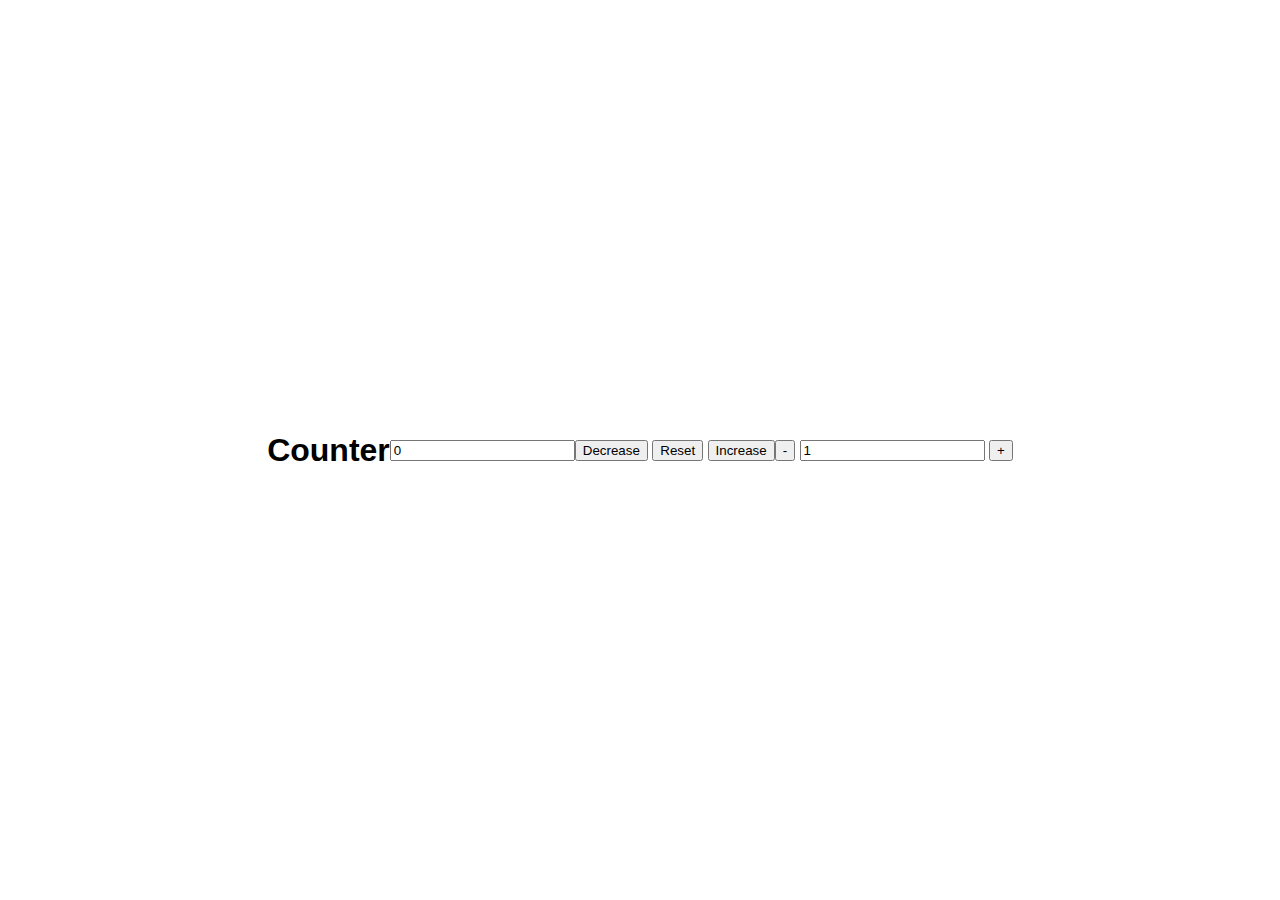
<file: index.html>
<!DOCTYPE html>
<html lang="en">
<head>
    <meta charset="UTF-8">
    <meta name="viewport" content="width=device-width, initial-scale=1.0">
    <link rel="stylesheet" href="./index.css">
    <title>JS Practice</title>
</head>
<body>
    <h1>Counter</h1>
    <input type="number" value="0" id="value">
    <div class="button-container">
        <button class="btn decrease">Decrease</button>
        <button class="btn Reset">Reset</button>
        <button class="btn increase">Increase</button>
    </div>
    <br>
    <div class="quantity-container">
        <button id="decrease">-</button>
        <input type="text" id="quantity" value="1">
        <button id="increase">+</button>
      </div>
<br>

   
    <script>
        let count = 0;
        const d_btn = document.querySelector('#value');
        const i_btn = document.querySelectorAll('.btn');
       i_btn.forEach(function(btn){
        btn.addEventListener("click", function(e){
            const style = e.currentTarget.classList;
            if(style.contains('decrease')){
                count --;
            }else if(style.contains('increase')){
               count ++;
            }else {
                count = 0
            }
            d_btn.textContent = count;
        })
       })
       
       document.addEventListener('DOMContentLoaded', function () {
  // Get elements
  const decreaseButton = document.getElementById('decrease');
  const increaseButton = document.getElementById('increase');
  const quantityInput = document.getElementById('quantity');

  // Event listener for the decrease button
  decreaseButton.addEventListener('click', function () {
    let currentValue = parseInt(quantityInput.value, 10);
    if (currentValue > 1) {
      quantityInput.value = currentValue - 1;
    }
  });

  // Event listener for the increase button
  increaseButton.addEventListener('click', function () {
    let currentValue = parseInt(quantityInput.value, 10);
    quantityInput.value = currentValue + 1;
  });
});

function toggleAnswer(questionNumber) {
  // Get the answer element
  const answerElement = document.getElementById(`answer${questionNumber}`);

  // Get all answer elements
  const allAnswerElements = document.querySelectorAll('.answer');

  // Hide all answer elements
  allAnswerElements.forEach((element) => {
    if (element !== answerElement) {
      element.style.display = 'none';
    }
  });

  // Toggle the display of the clicked answer element
  if (answerElement.style.display === 'block') {
    answerElement.style.display = 'none';
  } else {
    answerElement.style.display = 'block';
  }
}

       
    </script>
</body>
</html>
</file>
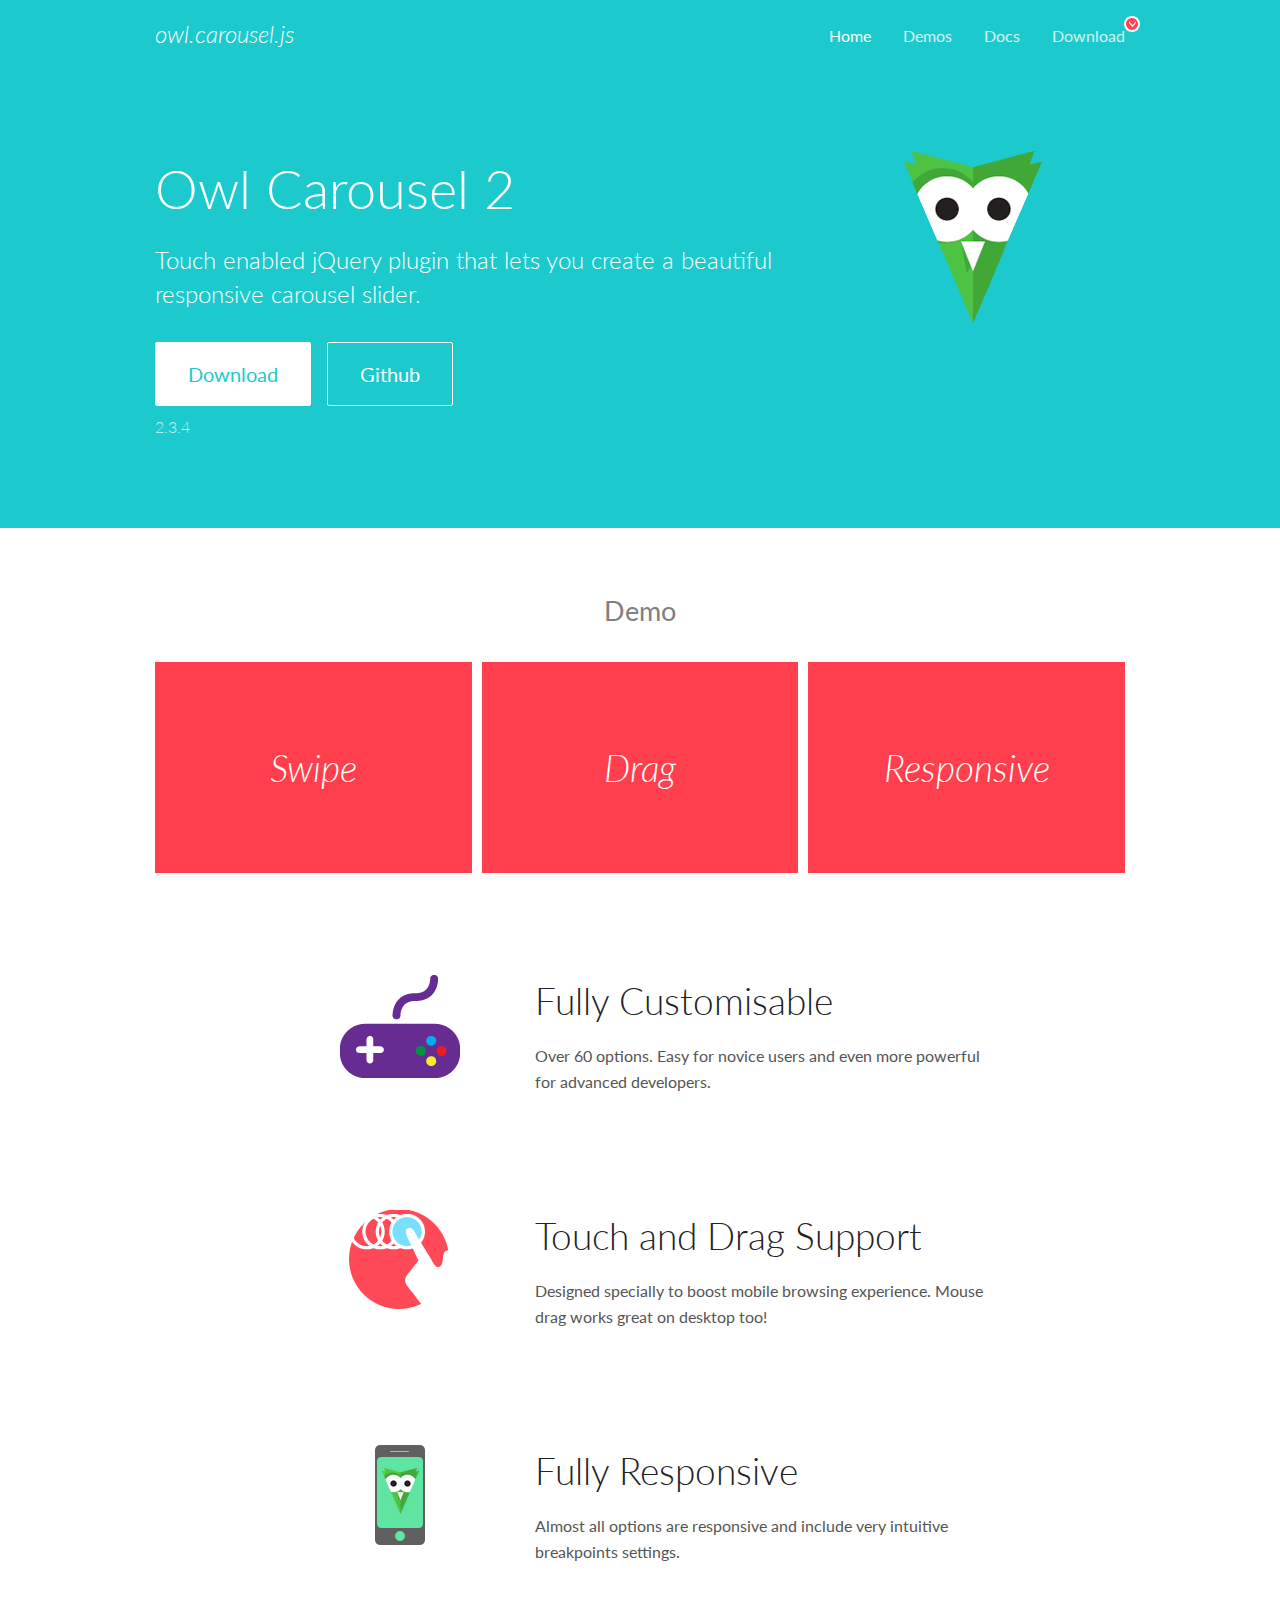
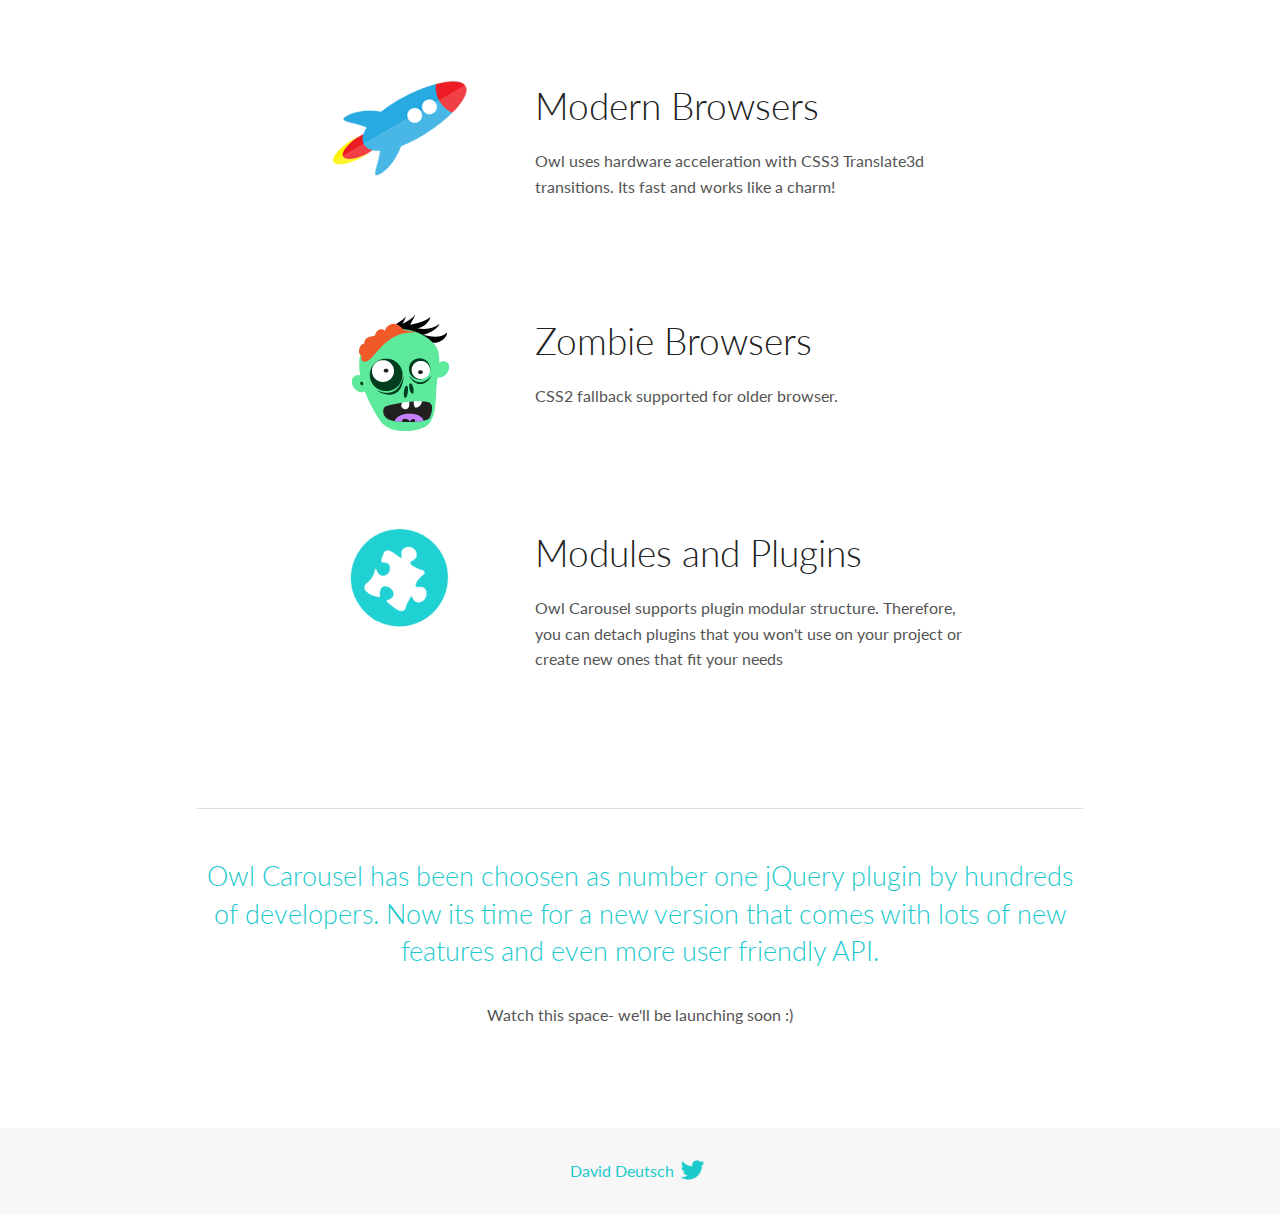
<file: OwlCarousel2-2.3.4/docs/index.html>
<!DOCTYPE html>
<html lang="en">
  <head>

    <!-- head -->
    <meta charset="utf-8">
    <meta name="msapplication-tap-highlight" content="no" />
    <meta name="viewport" content="width=device-width, initial-scale=1.0" />
    <meta name="description" content="Touch enabled jQuery plugin that lets you create beautiful responsive carousel slider.">
    <meta name="author" content="David Deutsch">
    <title>
      Home | Owl Carousel | 2.3.4
    </title>

    <!-- Stylesheets -->
    <link href='https://fonts.googleapis.com/css?family=Lato:300,400,700,400italic,300italic' rel='stylesheet' type='text/css'>
    <link rel="stylesheet" href="assets/css/docs.theme.min.css">

    <!-- Owl Stylesheets -->
    <link rel="stylesheet" href="assets/owlcarousel/assets/owl.carousel.min.css">
    <link rel="stylesheet" href="assets/owlcarousel/assets/owl.theme.default.min.css">

    <!-- HTML5 shim and Respond.js IE8 support of HTML5 elements and media queries -->

    <!--[if lt IE 9]>
      <script src="https://oss.maxcdn.com/libs/html5shiv/3.7.0/html5shiv.js"></script>
      <script src="https://oss.maxcdn.com/libs/respond.js/1.3.0/respond.min.js"></script>
    <![endif]-->

    <!-- Favicons -->
    <link rel="apple-touch-icon-precomposed" sizes="144x144" href="assets/ico/apple-touch-icon-144-precomposed.png">
    <link rel="shortcut icon" href="assets/ico/favicon.png">
    <link rel="shortcut icon" href="favicon.ico">

    <!-- Yeah i know js should not be in header. Its required for demos.-->

    <!-- javascript -->
    <script src="assets/vendors/jquery.min.js"></script>
    <script src="assets/owlcarousel/owl.carousel.js"></script>
  </head>
  <body>

    <!-- header -->
    <header class="header">
      <div class="row">
        <div class="large-12 columns">
          <div class="brand left">
            <h3>
              <a href="/OwlCarousel2/">owl.carousel.js</a> 
            </h3>
          </div>
          <a id="toggle-nav" class="right">
            <span></span> <span></span> <span></span> 
          </a> 
          <div class="nav-bar">
            <ul class="clearfix">
              <li class="active">
                <a href="/OwlCarousel2/index.html">Home</a> 
              </li>
              <li> <a href="/OwlCarousel2/demos/demos.html">Demos</a>  </li>
              <li> <a href="/OwlCarousel2/docs/started-welcome.html">Docs</a>  </li>
              <li>
                <a href="https://github.com/OwlCarousel2/OwlCarousel2/archive/2.3.4.zip">Download</a> 
                <span class="download"></span> 
              </li>
            </ul>
          </div>
        </div>
      </div>
    </header>

    <!-- home panel -->
    <section id="hero">
      <div class="row">
        <div class="large-8 medium-8 columns">
          <h1>Owl Carousel 2</h1>
          <h4>Touch enabled jQuery plugin that lets you create a beautiful responsive carousel slider.</h4>
          <a href="https://github.com/OwlCarousel2/OwlCarousel2/archive/2.3.4.zip" class="hero-button">Download</a> 
          <a href="https://github.com/OwlCarousel2/OwlCarousel2" class="hero-button outline">Github</a> 
          <p>2.3.4</p>
        </div>
        <div class="large-4 medium-4 columns">
          <img class="owl-logo" src="assets/img/owl-logo.png" alt="mr. Owl">
        </div>
      </div>
    </section>

    <!-- body -->
    <div class="home-demo">
      <div class="row">
        <div class="large-12 columns">
          <h3>Demo</h3>
          <div class="owl-carousel">
            <div class="item">
              <h2>Swipe</h2>
            </div>
            <div class="item">
              <h2>Drag</h2>
            </div>
            <div class="item">
              <h2>Responsive</h2>
            </div>
            <div class="item">
              <h2>CSS3</h2>
            </div>
            <div class="item">
              <h2>Fast</h2>
            </div>
            <div class="item">
              <h2>Easy</h2>
            </div>
            <div class="item">
              <h2>Free</h2>
            </div>
            <div class="item">
              <h2>Upgradable</h2>
            </div>
            <div class="item">
              <h2>Tons of options</h2>
            </div>
            <div class="item">
              <h2>Infinity</h2>
            </div>
            <div class="item">
              <h2>Auto Width</h2>
            </div>
          </div>
        </div>
      </div>
    </div>
    <script>
      var owl = $('.owl-carousel');
      owl.owlCarousel({
        margin: 10,
        loop: true,
        responsive: {
          0: {
            items: 1
          },
          600: {
            items: 2
          },
          1000: {
            items: 3
          }
        }
      })
    </script>

    <!-- features -->
    <div id="features">
      <div class="row">
        <div class="small-12 medium-9 small-centered columns">
          <section class="row feature">
            <div class="medium-4 small-12 columns">
              <img src="assets/img/feature-options.png" alt="">
            </div>
            <div class="medium-8 small-12 columns">
              <h2>Fully Customisable</h2>
              <p>Over 60 options. Easy for novice users and even more powerful for advanced developers.</p>
            </div>
          </section>
          <section class="row feature">
            <div class="medium-4 small-12 columns">
              <img src="assets/img/feature-drag.png" alt="">
            </div>
            <div class="medium-8 small-12 columns">
              <h2>Touch and Drag Support</h2>
              <p>Designed specially to boost mobile browsing experience. Mouse drag works great on desktop too!</p>
            </div>
          </section>
          <section class="row feature">
            <div class="medium-4 small-12 columns">
              <img src="assets/img/feature-responsive.png" alt="">
            </div>
            <div class="medium-8 small-12 columns">
              <h2>Fully Responsive</h2>
              <p>Almost all options are responsive and include very intuitive breakpoints settings.</p>
            </div>
          </section>
          <section class="row feature">
            <div class="medium-4 small-12 columns">
              <img src="assets/img/feature-modern.png" alt="">
            </div>
            <div class="medium-8 small-12 columns">
              <h2>Modern Browsers</h2>
              <p>Owl uses hardware acceleration with CSS3 Translate3d transitions. Its fast and works like a charm! </p>
            </div>
          </section>
          <section class="row feature">
            <div class="medium-4 small-12 columns">
              <img src="assets/img/feature-zombie.png" alt="">
            </div>
            <div class="medium-8 small-12 columns">
              <h2>Zombie Browsers</h2>
              <p>CSS2 fallback supported for older browser.</p>
            </div>
          </section>
          <section class="row feature">
            <div class="medium-4 small-12 columns">
              <img src="assets/img/feature-module.png" alt="">
            </div>
            <div class="medium-8 small-12 columns">
              <h2>Modules and Plugins</h2>
              <p>Owl Carousel supports plugin modular structure. Therefore, you can detach plugins that you won&#x27;t use on your project or create new ones that fit your needs</p>
            </div>
          </section>
        </div>
      </div>
    </div>

    <!-- footer -->
    <section id="teaser-text">
      <div class="row">
        <div class="small-12 medium-11 small-centered columns">
          <hr>
          <h3 id="owl-carousel-has-been-choosen-as-number-one-jquery-plugin-by-hundreds-of-developers-now-its-time-for-a-new-version-that-comes-with-lots-of-new-features-and-even-more-user-friendly-api-">Owl Carousel has been choosen as number one jQuery plugin by hundreds of developers. Now its time for a new version that comes with lots of new features and even more user friendly API.</h3>
          <p>Watch this space- we&#39;ll be launching soon :)</p>
        </div>
      </div>
    </section>

    <!-- footer -->
    <footer class="footer">
      <div class="row">
        <div class="large-12 columns">
          <h5>
            <a href="/OwlCarousel2/docs/support-contact.html">David Deutsch</a> 
            <a id="custom-tweet-button" href="https://twitter.com/share?url=https://github.com/OwlCarousel2/OwlCarousel2&text=Owl Carousel - This is so awesome! " target="_blank"></a> 
          </h5>
        </div>
      </div>
    </footer>

    <!-- vendors -->
    <script src="assets/vendors/highlight.js"></script>
    <script src="assets/js/app.js"></script>
  </body>
</html>
</file>
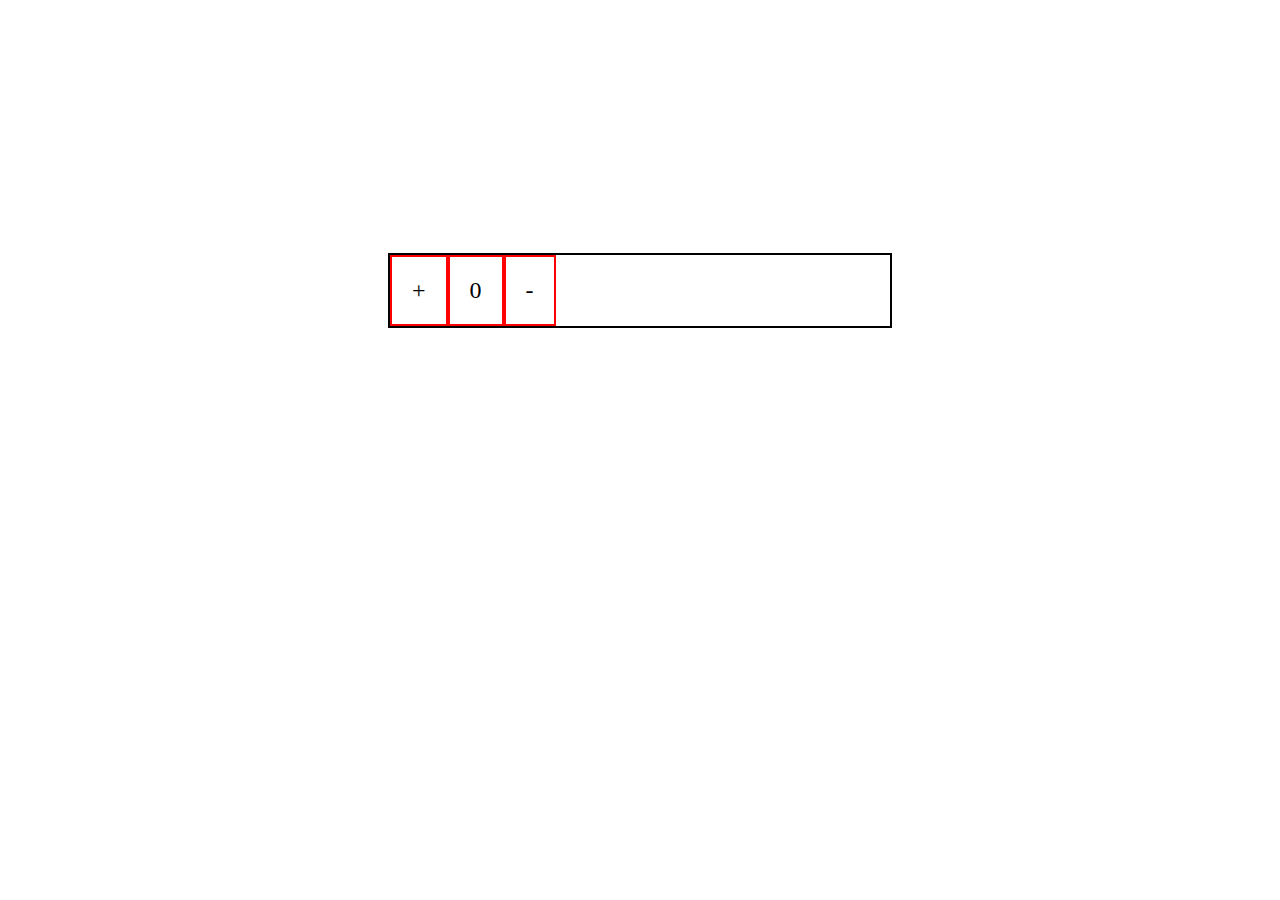
<file: counter.html>
<!DOCTYPE html>
<html lang="en">
<head>
    <meta charset="UTF-8">
    <meta name="viewport" content="width=device-width, initial-scale=1.0">
    <title>Counter</title>
    <style>
        .counter{
            display: flex;
            border: 2px solid black;
            width: 500px;
            margin: 0 auto;
            margin-top: 20%;
        }
        .counter-btn{
            padding: 20px;
            border: 2px solid red;
            font-size: 24px;
        }

    </style>
</head>
<body>
    <div class="counter">
        <div class="counter-btn btn-increase">+</div>
        <div class="counter-btn btn-quanity">0</div>
        <div class="counter-btn btn-decrease">-</div>
    </div>
    <script>
        const increase_btn = do
    </script>
</body>
</html>
</file>
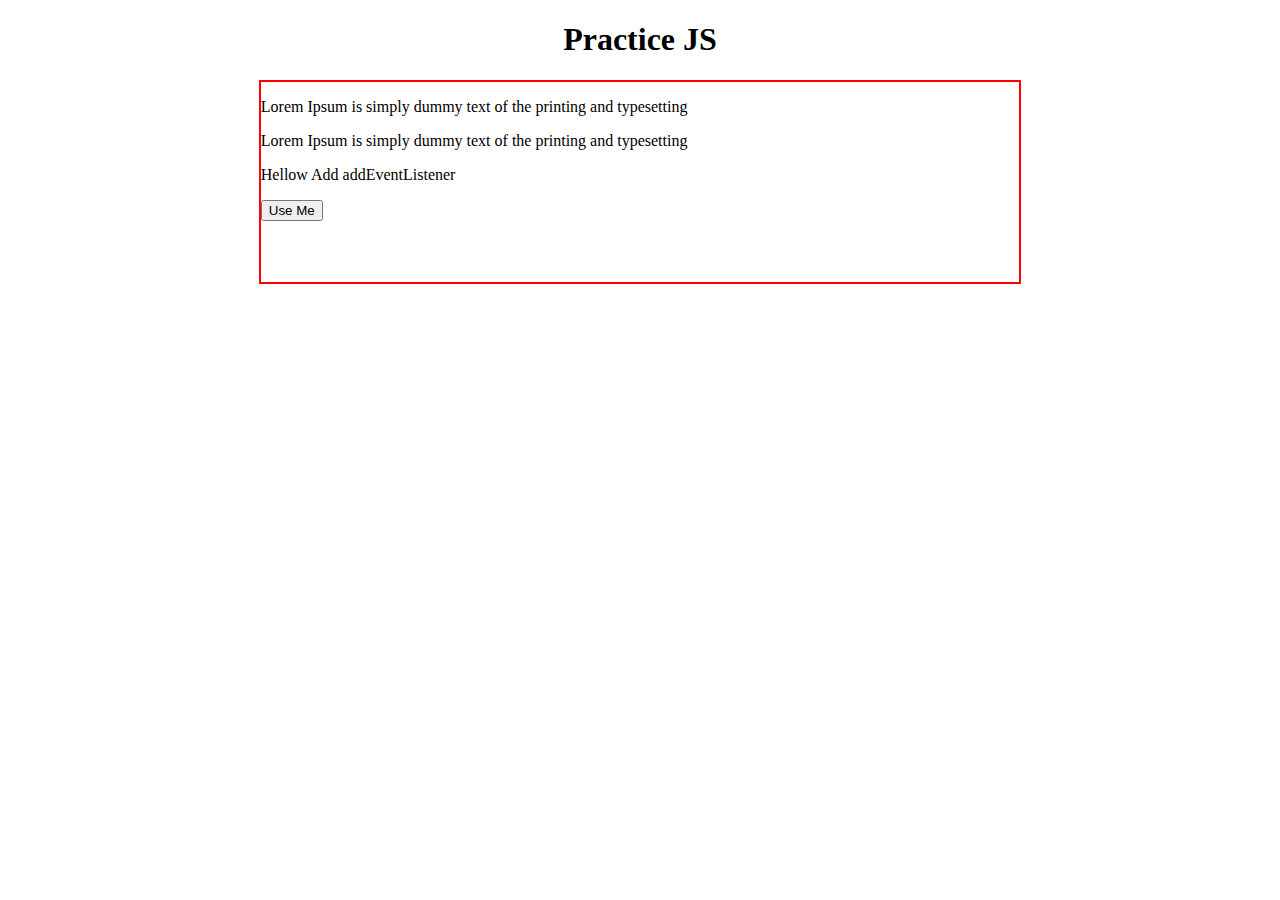
<file: prac.html>
<!DOCTYPE html>
<html lang="en">
<head>
    <meta charset="UTF-8">
    <meta name="viewport" content="width=device-width, initial-scale=1.0">
    <title>Practice</title>
    <style>
        .container{
            border: 2px solid red;
            width: 60%;
            margin: 0 auto;
            height: 200px;
        }
        h1{
            text-align: center;
        }
    </style>
</head>
<body>
    <h1>Practice JS</h1>
    <div class="container">
<!-- query selector -->
        <p class="para-1s">Lorem Ipsum is simply dummy text of the printing and typesetting</p>
        <p claas="para-2">Lorem Ipsum is simply dummy text of the printing and typesetting</p>
<!-- end -->
     <!-- <div class="my-test" id="demo"></div>
           
    <div class="btn"><a href="#" onclick="myFun()">Use Me</a></div> -->

<!------------------------------Add addEventListener------ -->

        <p class="para">Hellow Add addEventListener</p>
        <button id="btn" >Use Me</button>
<!-- --------------------------------End------------ -->

    </div>
    <script>
            // function myFun(){
            //     document.getElementsByClassName('my-test').innerHTML = "helow Dear";
            //     // document.getElementById('demo').innerHTML= "hellow"
            // }
            // const btn_s = document.getElementsById('btn');
            // document.addEventListener("click", function)
                // alert("hello I ndia ");
                function myFun(){
                    document.getElementById('btn').innerHTML = "buifusafu";
                }
            // });

    </script>



</body>
</html>
</file>
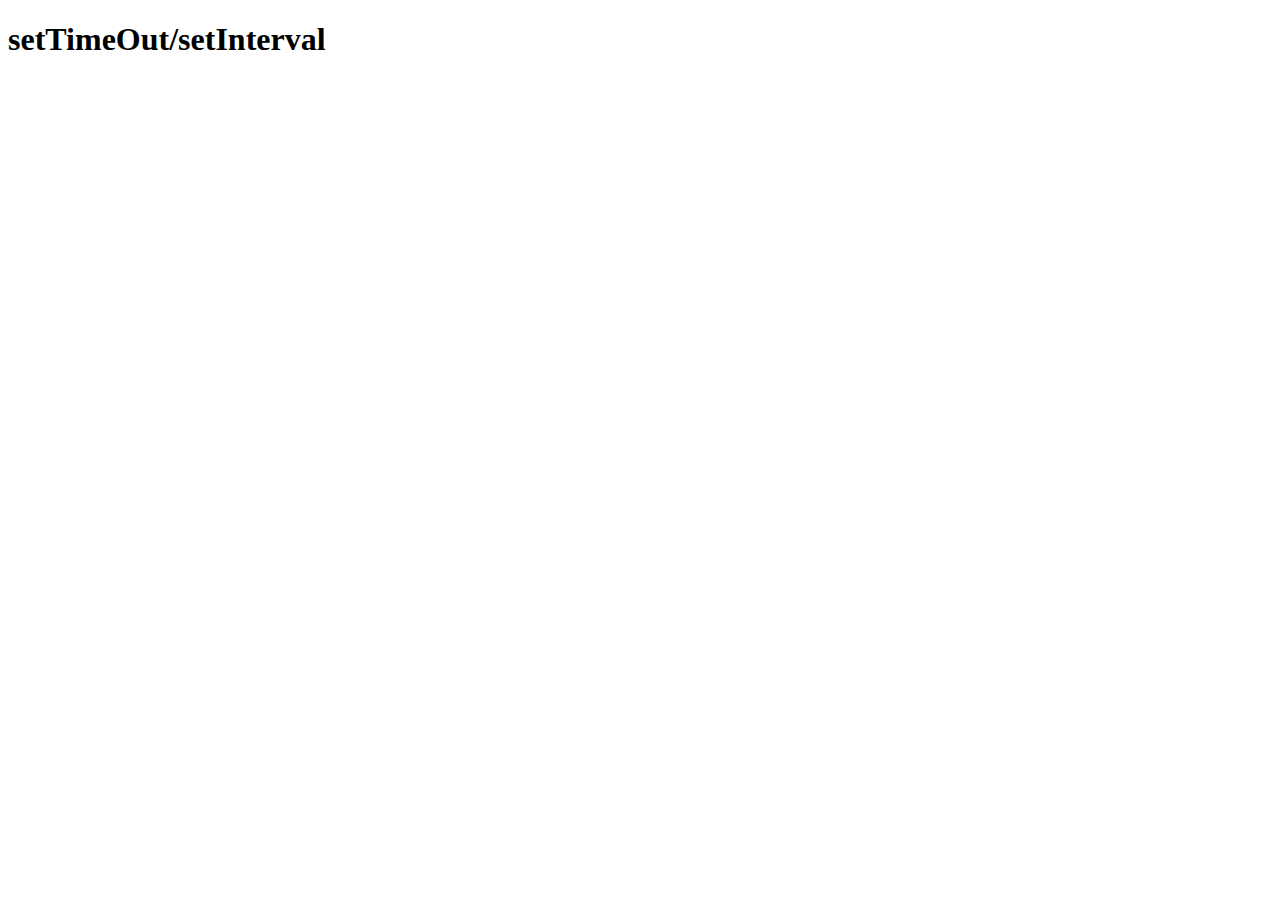
<file: settime.html>
<!DOCTYPE html>
<html lang="en">
<head>
    <meta charset="UTF-8">
    <meta name="viewport" content="width=device-width, initial-scale=1.0">
    <title>setTime</title>
</head>
<body>
    <h1>setTimeOut/setInterval</h1>
      
    <script>
        // const a =  setTimeout((a,b)=> {
        //     alert("Hellow, I am Alert Message"+(a+b))
        // }, 2000, 2,3)
        // const b = prompt("Do you want to run the setTime")
        // if("n" == b){
        //     clearTimeout(a)
        // }
    //  console.log(a)
    //  clearTimeout(a);
    // let num = (a, b, c)=> {
    //     alert("the sum is " +":" +(a+b-c))
    //     a+b-c;
    // }
    // setTimeout(num, 2000, 2,5,6);
    // clearTimeout(num)
    // let sum = (a, b)=>{
    //     console.log("sum is" + (a+b))
    // }
    // setInterval(sum, 2000, 10, 5);
    // clearInterval(sum)
   


       
    </script>

    
</body>
</html>
</file>
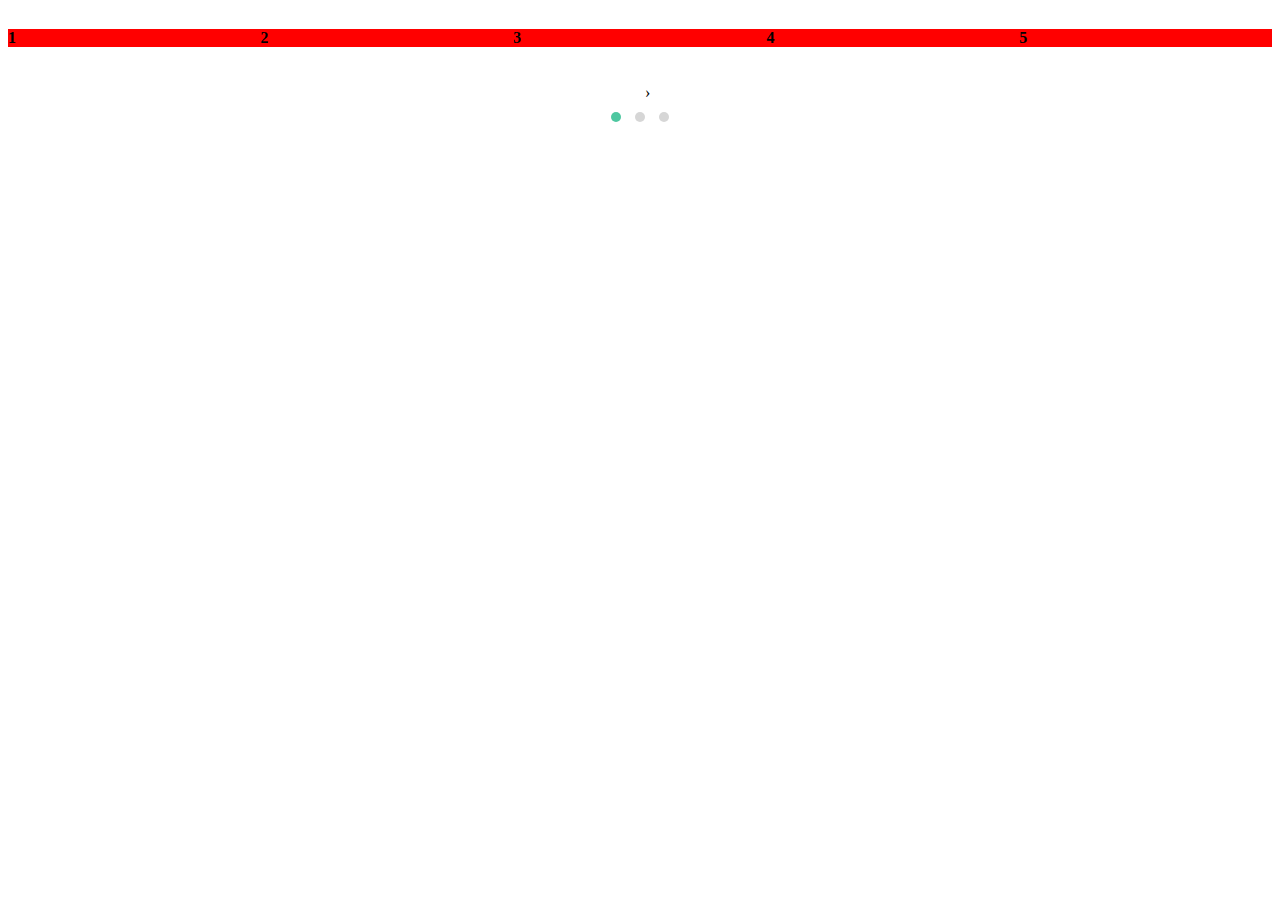
<file: Slider/slider.html>
<!DOCTYPE html>
<html lang="en">
<head>
    <meta charset="UTF-8">
    <meta name="viewport" content="width=device-width, initial-scale=1.0">
    <title>Slider</title>
    <link rel="stylesheet" href="slider.css">
    <!--Boostrap CDN--- -->
    <link href="https://cdn.jsdelivr.net/npm/bootstrap@5.0.2/dist/css/bootstrap.min.css" rel="stylesheet" integrity="sha384-EVSTQN3/azprG1Anm3QDgpJLIm9Nao0Yz1ztcQTwFspd3yD65VohhpuuCOmLASjC" crossorigin="anonymous">
    <!-- CSS link ---- -->
    <link rel="stylesheet" href="owl.carousel.css">
    <link rel="stylesheet" href="owl.theme.green.css">
    <!-- JS files -->
    <script src="https://ajax.googleapis.com/ajax/libs/jquery/3.7.1/jquery.min.js"></script>
    <script src="jquery.min.js"></script>
    <script src="owl.carousel.min.js"></script>
    
</head>
<body>
    <div class="containers">
        <div class="owl-carousel owl-theme">
            <div class="item"><h4>1</h4></div>
            <div class="item"><h4>2</h4></div>
            <div class="item"><h4>3</h4></div>
            <div class="item"><h4>4</h4></div>
            <div class="item"><h4>5</h4></div>
            <div class="item"><h4>6</h4></div>
            <div class="item"><h4>7</h4></div>
            <div class="item"><h4>8</h4></div>
            <div class="item"><h4>9</h4></div>
            <div class="item"><h4>10</h4></div>
            <div class="item"><h4>11</h4></div>
            <div class="item"><h4>12</h4></div>
        </div>
    </div>
    
    <script>
        $(document).ready(function(){
            $('.owl-carousel').owlCarousel({
            nav:true,
            responsive:{
                0:{
                    items:1
                },
                600:{
                    items:3
                },
                1000:{
                    items:5
                }
            }
        });
                });
        </script>


    </script>
</body>
</html>
</file>
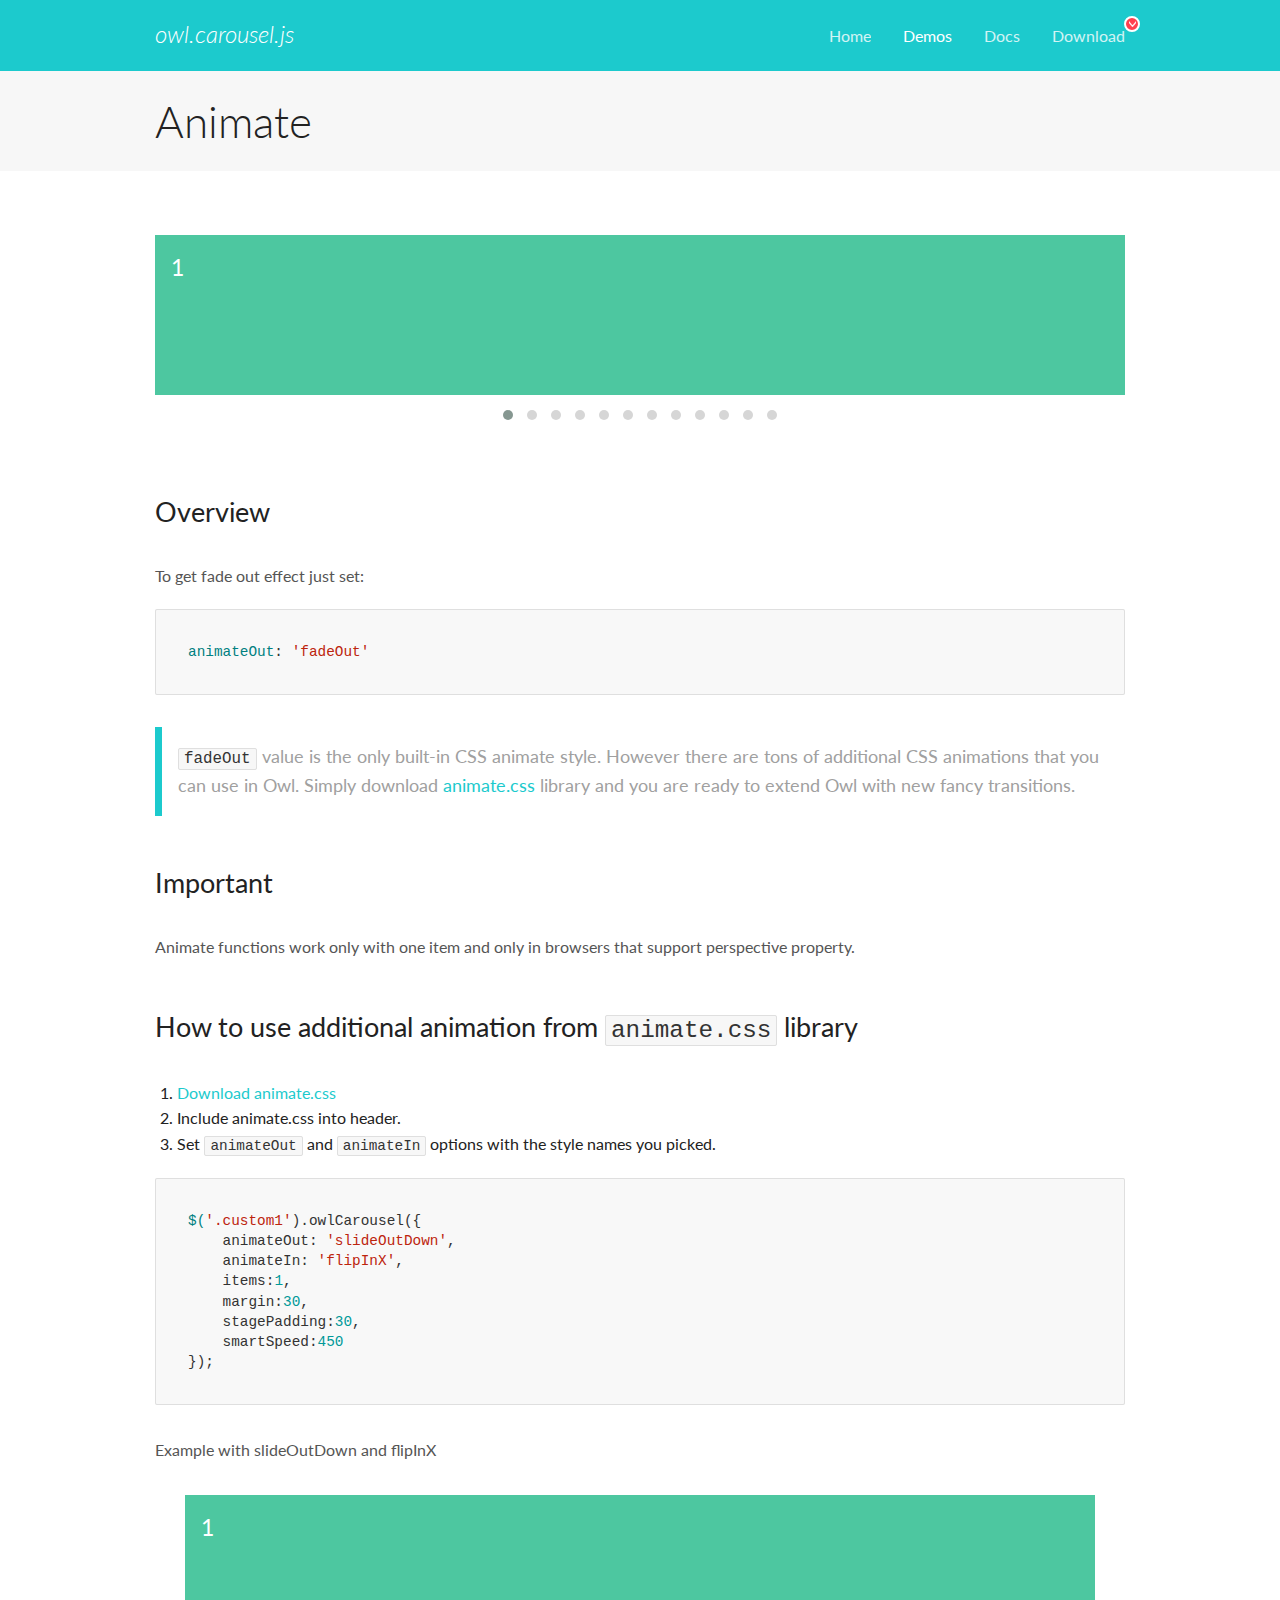
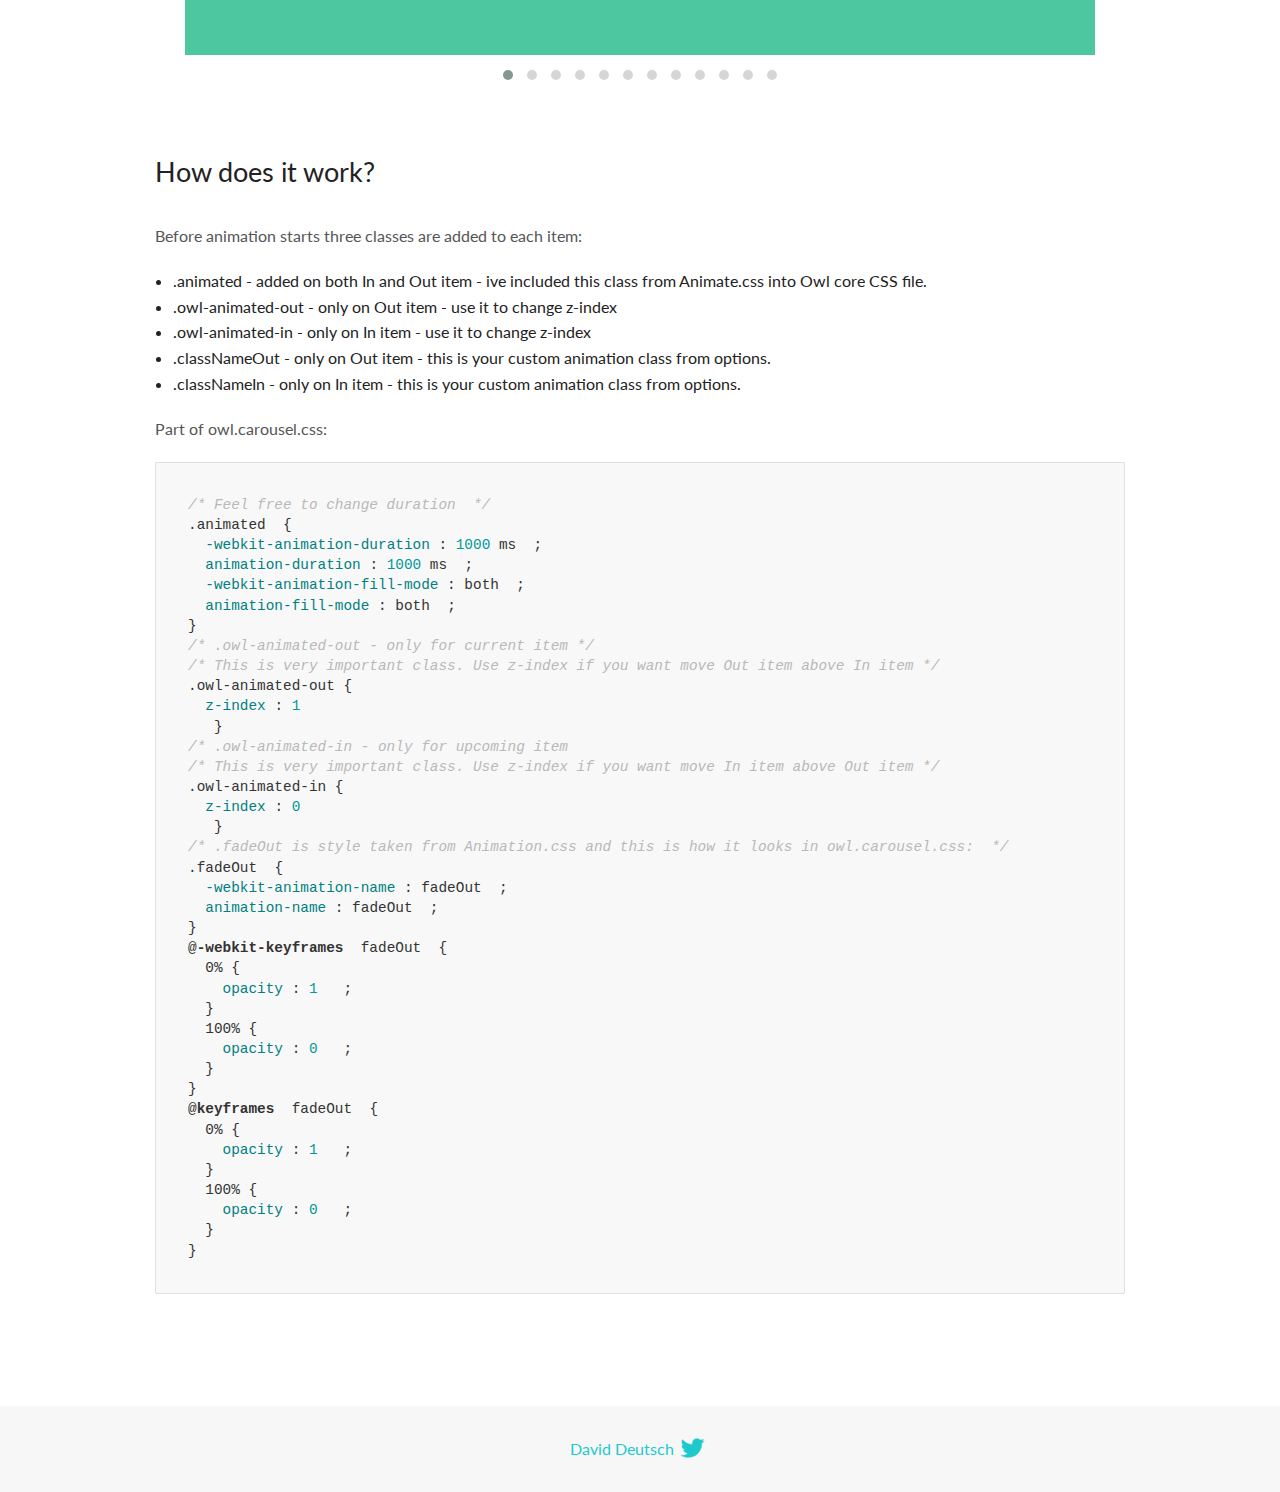
<file: OwlCarousel2-2.3.4/docs/demos/animate.html>
<!DOCTYPE html>
<html lang="en">
  <head>

    <!-- head -->
    <meta charset="utf-8">
    <meta name="msapplication-tap-highlight" content="no" />
    <meta name="viewport" content="width=device-width, initial-scale=1.0" />
    <meta name="description" content="Animate carousel">
    <meta name="author" content="David Deutsch">
    <title>
      Animate Demo | Owl Carousel | 2.3.4
    </title>

    <!-- Stylesheets -->
    <link href='https://fonts.googleapis.com/css?family=Lato:300,400,700,400italic,300italic' rel='stylesheet' type='text/css'>
    <link rel="stylesheet" href="../assets/css/docs.theme.min.css">

    <!-- Owl Stylesheets -->
    <link rel="stylesheet" href="../assets/owlcarousel/assets/owl.carousel.min.css">
    <link rel="stylesheet" href="../assets/owlcarousel/assets/owl.theme.default.min.css">

    <!-- HTML5 shim and Respond.js IE8 support of HTML5 elements and media queries -->

    <!--[if lt IE 9]>
      <script src="https://oss.maxcdn.com/libs/html5shiv/3.7.0/html5shiv.js"></script>
      <script src="https://oss.maxcdn.com/libs/respond.js/1.3.0/respond.min.js"></script>
    <![endif]-->

    <!-- Favicons -->
    <link rel="apple-touch-icon-precomposed" sizes="144x144" href="../assets/ico/apple-touch-icon-144-precomposed.png">
    <link rel="shortcut icon" href="../assets/ico/favicon.png">
    <link rel="shortcut icon" href="favicon.ico">

    <!-- Yeah i know js should not be in header. Its required for demos.-->

    <!-- javascript -->
    <script src="../assets/vendors/jquery.min.js"></script>
    <script src="../assets/owlcarousel/owl.carousel.js"></script>
  </head>
  <body>

    <!-- header -->
    <header class="header">
      <div class="row">
        <div class="large-12 columns">
          <div class="brand left">
            <h3>
              <a href="/OwlCarousel2/">owl.carousel.js</a> 
            </h3>
          </div>
          <a id="toggle-nav" class="right">
            <span></span> <span></span> <span></span> 
          </a> 
          <div class="nav-bar">
            <ul class="clearfix">
              <li> <a href="/OwlCarousel2/index.html">Home</a>  </li>
              <li class="active">
                <a href="/OwlCarousel2/demos/demos.html">Demos</a> 
              </li>
              <li> <a href="/OwlCarousel2/docs/started-welcome.html">Docs</a>  </li>
              <li>
                <a href="https://github.com/OwlCarousel2/OwlCarousel2/archive/2.3.4.zip">Download</a> 
                <span class="download"></span> 
              </li>
            </ul>
          </div>
        </div>
      </div>
    </header>

    <!-- title -->
    <section class="title">
      <div class="row">
        <div class="large-12 columns">
          <h1>Animate</h1>
        </div>
      </div>
    </section>

    <!--  Demos -->
    <section id="demos">
      <div class="row">
        <div class="large-12 columns">
          <div class="fadeOut owl-carousel owl-theme">
            <div class="item">
              <h4>1</h4>
            </div>
            <div class="item">
              <h4>2</h4>
            </div>
            <div class="item">
              <h4>3</h4>
            </div>
            <div class="item">
              <h4>4</h4>
            </div>
            <div class="item">
              <h4>5</h4>
            </div>
            <div class="item">
              <h4>6</h4>
            </div>
            <div class="item">
              <h4>7</h4>
            </div>
            <div class="item">
              <h4>8</h4>
            </div>
            <div class="item">
              <h4>9</h4>
            </div>
            <div class="item">
              <h4>10</h4>
            </div>
            <div class="item">
              <h4>11</h4>
            </div>
            <div class="item">
              <h4>12</h4>
            </div>
          </div>
          <h3 id="overview">Overview</h3>
          <p>To get fade out effect just set:</p>
          <pre><code>animateOut: &#39;fadeOut&#39;</code></pre>
          <blockquote>
            <p><code>fadeOut</code> value is the only built-in CSS animate style. However there are tons of additional CSS animations that you can use in Owl. Simply download
              <a href="https://daneden.github.io/animate.css/">animate.css</a>  library and you are ready to extend Owl with new fancy transitions.</p>
          </blockquote>
          <h3 id="important">Important</h3>
          <p>Animate functions work only with one item and only in browsers that support perspective property.</p>
          <h3 id="how-to-use-additional-animation-from-animate-css-library">How to use additional animation from <code>animate.css</code> library</h3>
          <ol>
            <li> <a href="https://daneden.github.io/animate.css/">Download animate.css</a>  </li>
            <li>Include animate.css into header.</li>
            <li>Set <code>animateOut</code> and <code>animateIn</code> options with the style names you picked.</li>
          </ol>
          <pre><code>$(&#39;.custom1&#39;).owlCarousel({
    animateOut: &#39;slideOutDown&#39;,
    animateIn: &#39;flipInX&#39;,
    items:1,
    margin:30,
    stagePadding:30,
    smartSpeed:450
});</code></pre>
          <p>Example with slideOutDown and flipInX</p>
          <div class="custom1 owl-carousel owl-theme">
            <div class="item">
              <h4>1</h4>
            </div>
            <div class="item">
              <h4>2</h4>
            </div>
            <div class="item">
              <h4>3</h4>
            </div>
            <div class="item">
              <h4>4</h4>
            </div>
            <div class="item">
              <h4>5</h4>
            </div>
            <div class="item">
              <h4>6</h4>
            </div>
            <div class="item">
              <h4>7</h4>
            </div>
            <div class="item">
              <h4>8</h4>
            </div>
            <div class="item">
              <h4>9</h4>
            </div>
            <div class="item">
              <h4>10</h4>
            </div>
            <div class="item">
              <h4>11</h4>
            </div>
            <div class="item">
              <h4>12</h4>
            </div>
          </div>
          <h3 id="how-does-it-work-">How does it work?</h3>
          <p>Before animation starts three classes are added to each item:</p>
          <ul>
            <li>.animated - added on both In and Out item - ive included this class from Animate.css into Owl core CSS file.</li>
            <li>.owl-animated-out - only on Out item - use it to change z-index</li>
            <li>.owl-animated-in - only on In item - use it to change z-index</li>
            <li>.classNameOut - only on Out item - this is your custom animation class from options.</li>
            <li>.classNameIn - only on In item - this is your custom animation class from options.</li>
          </ul>
          <p>Part of owl.carousel.css:</p>
          <pre><code class="language-css"><span class="comment">/* Feel free to change duration  */</span> 
<span class="class">.animated</span>  <span class="rules">{
  <span class="rule"><span class="attribute">-webkit-animation-duration</span> :<span class="value"> <span class="number">1000</span> ms</span> </span> ;
  <span class="rule"><span class="attribute">animation-duration</span> :<span class="value"> <span class="number">1000</span> ms</span> </span> ;
  <span class="rule"><span class="attribute">-webkit-animation-fill-mode</span> :<span class="value"> both</span> </span> ;
  <span class="rule"><span class="attribute">animation-fill-mode</span> :<span class="value"> both</span> </span> ;
<span class="rule">}</span> </span> 
<span class="comment">/* .owl-animated-out - only for current item */</span> 
<span class="comment">/* This is very important class. Use z-index if you want move Out item above In item */</span> 
<span class="class">.owl-animated-out</span> <span class="rules">{
  <span class="rule"><span class="attribute">z-index</span> :<span class="value"> <span class="number">1</span> 
</span> </span> </span> }
<span class="comment">/* .owl-animated-in - only for upcoming item
/* This is very important class. Use z-index if you want move In item above Out item */</span> 
<span class="class">.owl-animated-in</span> <span class="rules">{
  <span class="rule"><span class="attribute">z-index</span> :<span class="value"> <span class="number">0</span> 
</span> </span> </span> }
<span class="comment">/* .fadeOut is style taken from Animation.css and this is how it looks in owl.carousel.css:  */</span> 
<span class="class">.fadeOut</span>  <span class="rules">{
  <span class="rule"><span class="attribute">-webkit-animation-name</span> :<span class="value"> fadeOut</span> </span> ;
  <span class="rule"><span class="attribute">animation-name</span> :<span class="value"> fadeOut</span> </span> ;
<span class="rule">}</span> </span> 
<span class="at_rule">@<span class="keyword">-webkit-keyframes</span>  fadeOut </span> {
  0% <span class="rules">{
    <span class="rule"><span class="attribute">opacity</span> :<span class="value"> <span class="number">1</span> </span> </span> ;
  <span class="rule">}</span> </span> 
  100% <span class="rules">{
    <span class="rule"><span class="attribute">opacity</span> :<span class="value"> <span class="number">0</span> </span> </span> ;
  <span class="rule">}</span> </span> 
}
<span class="at_rule">@<span class="keyword">keyframes</span>  fadeOut </span> {
  0% <span class="rules">{
    <span class="rule"><span class="attribute">opacity</span> :<span class="value"> <span class="number">1</span> </span> </span> ;
  <span class="rule">}</span> </span> 
  100% <span class="rules">{
    <span class="rule"><span class="attribute">opacity</span> :<span class="value"> <span class="number">0</span> </span> </span> ;
  <span class="rule">}</span> </span> 
}</code></pre>
          <link rel="stylesheet" href="../assets/css/animate.css">
          <script>
            jQuery(document).ready(function($) {
              $('.fadeOut').owlCarousel({
                items: 1,
                animateOut: 'fadeOut',
                loop: true,
                margin: 10,
              });
              $('.custom1').owlCarousel({
                animateOut: 'slideOutDown',
                animateIn: 'flipInX',
                items: 1,
                margin: 30,
                stagePadding: 30,
                smartSpeed: 450
              });
            });
          </script>
        </div>
      </div>
    </section>

    <!-- footer -->
    <footer class="footer">
      <div class="row">
        <div class="large-12 columns">
          <h5>
            <a href="/OwlCarousel2/docs/support-contact.html">David Deutsch</a> 
            <a id="custom-tweet-button" href="https://twitter.com/share?url=https://github.com/OwlCarousel2/OwlCarousel2&text=Owl Carousel - This is so awesome! " target="_blank"></a> 
          </h5>
        </div>
      </div>
    </footer>

    <!-- vendors -->
    <script src="../assets/vendors/highlight.js"></script>
    <script src="../assets/js/app.js"></script>
  </body>
</html>
</file>
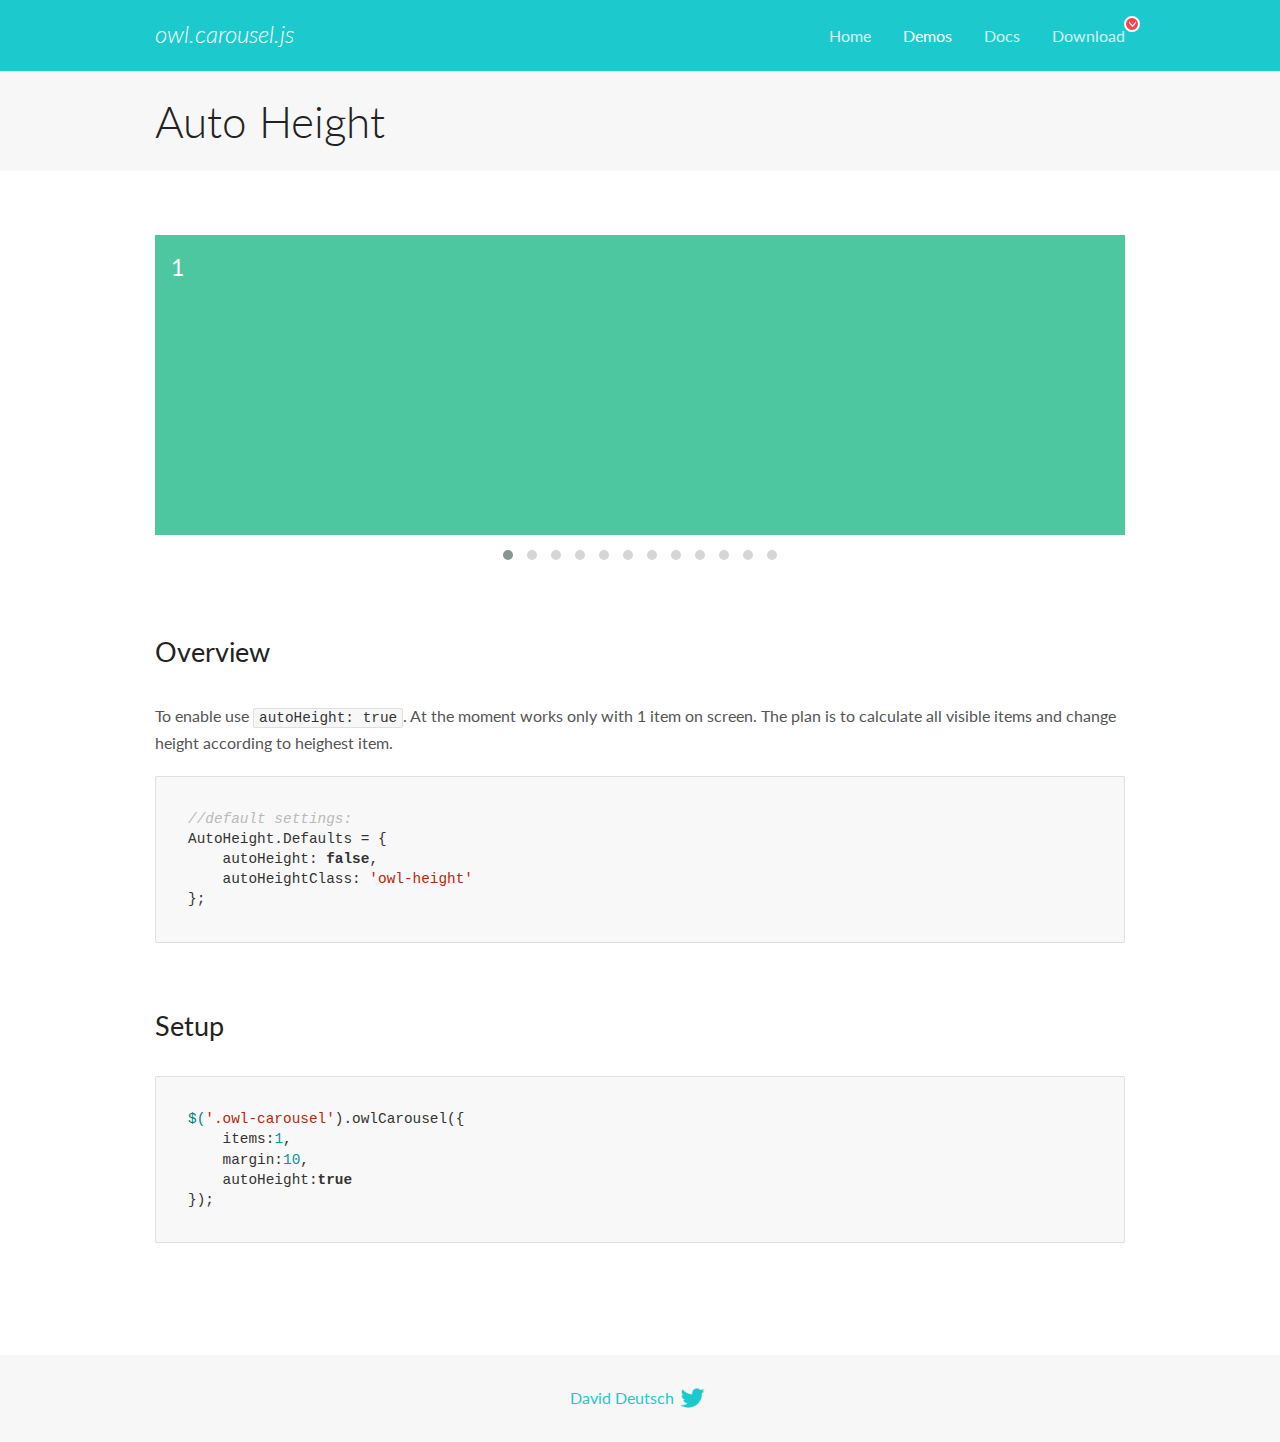
<file: OwlCarousel2-2.3.4/docs/demos/autoheight.html>
<!DOCTYPE html>
<html lang="en">
  <head>

    <!-- head -->
    <meta charset="utf-8">
    <meta name="msapplication-tap-highlight" content="no" />
    <meta name="viewport" content="width=device-width, initial-scale=1.0" />
    <meta name="description" content="autoHeight usage demo">
    <meta name="author" content="David Deutsch">
    <title>
      Auto Height Demo | Owl Carousel | 2.3.4
    </title>

    <!-- Stylesheets -->
    <link href='https://fonts.googleapis.com/css?family=Lato:300,400,700,400italic,300italic' rel='stylesheet' type='text/css'>
    <link rel="stylesheet" href="../assets/css/docs.theme.min.css">

    <!-- Owl Stylesheets -->
    <link rel="stylesheet" href="../assets/owlcarousel/assets/owl.carousel.min.css">
    <link rel="stylesheet" href="../assets/owlcarousel/assets/owl.theme.default.min.css">

    <!-- HTML5 shim and Respond.js IE8 support of HTML5 elements and media queries -->

    <!--[if lt IE 9]>
      <script src="https://oss.maxcdn.com/libs/html5shiv/3.7.0/html5shiv.js"></script>
      <script src="https://oss.maxcdn.com/libs/respond.js/1.3.0/respond.min.js"></script>
    <![endif]-->

    <!-- Favicons -->
    <link rel="apple-touch-icon-precomposed" sizes="144x144" href="../assets/ico/apple-touch-icon-144-precomposed.png">
    <link rel="shortcut icon" href="../assets/ico/favicon.png">
    <link rel="shortcut icon" href="favicon.ico">

    <!-- Yeah i know js should not be in header. Its required for demos.-->

    <!-- javascript -->
    <script src="../assets/vendors/jquery.min.js"></script>
    <script src="../assets/owlcarousel/owl.carousel.js"></script>
  </head>
  <body>

    <!-- header -->
    <header class="header">
      <div class="row">
        <div class="large-12 columns">
          <div class="brand left">
            <h3>
              <a href="/OwlCarousel2/">owl.carousel.js</a> 
            </h3>
          </div>
          <a id="toggle-nav" class="right">
            <span></span> <span></span> <span></span> 
          </a> 
          <div class="nav-bar">
            <ul class="clearfix">
              <li> <a href="/OwlCarousel2/index.html">Home</a>  </li>
              <li class="active">
                <a href="/OwlCarousel2/demos/demos.html">Demos</a> 
              </li>
              <li> <a href="/OwlCarousel2/docs/started-welcome.html">Docs</a>  </li>
              <li>
                <a href="https://github.com/OwlCarousel2/OwlCarousel2/archive/2.3.4.zip">Download</a> 
                <span class="download"></span> 
              </li>
            </ul>
          </div>
        </div>
      </div>
    </header>

    <!-- title -->
    <section class="title">
      <div class="row">
        <div class="large-12 columns">
          <h1>Auto Height</h1>
        </div>
      </div>
    </section>

    <!--  Demos -->
    <section id="demos">
      <div class="row">
        <div class="large-12 columns">
          <div class="owl-carousel owl-theme">
            <div class="item" style="height:300px">
              <h4>1</h4>
            </div>
            <div class="item" style="height:100px">
              <h4>2</h4>
            </div>
            <div class="item" style="height:500px">
              <h4>3</h4>
            </div>
            <div class="item" style="height:250px">
              <h4>4</h4>
            </div>
            <div class="item" style="height:400px">
              <h4>5</h4>
            </div>
            <div class="item" style="height:500px">
              <h4>6</h4>
            </div>
            <div class="item" style="height:600px">
              <h4>7</h4>
            </div>
            <div class="item" style="height:400px">
              <h4>8</h4>
            </div>
            <div class="item" style="height:300px">
              <h4>9</h4>
            </div>
            <div class="item" style="height:350px">
              <h4>10</h4>
            </div>
            <div class="item" style="height:200px">
              <h4>11</h4>
            </div>
            <div class="item" style="height:150px">
              <h4>12</h4>
            </div>
          </div>
          <h3 id="overview">Overview</h3>
          <p>To enable use <code>autoHeight: true</code>. At the moment works only with 1 item on screen. The plan is to calculate all visible items and change height according to heighest item.</p>
          <pre><code>//default settings:
AutoHeight.Defaults = {
    autoHeight: false,
    autoHeightClass: &#39;owl-height&#39;
};</code></pre>
          <h3 id="setup">Setup</h3>
          <pre><code>$(&#39;.owl-carousel&#39;).owlCarousel({
    items:1,
    margin:10,
    autoHeight:true
});</code></pre>
          <script>
            $(document).ready(function() {
              $('.owl-carousel').owlCarousel({
                items: 1,
                margin: 10,
                autoHeight: true
              });
            })
          </script>
        </div>
      </div>
    </section>

    <!-- footer -->
    <footer class="footer">
      <div class="row">
        <div class="large-12 columns">
          <h5>
            <a href="/OwlCarousel2/docs/support-contact.html">David Deutsch</a> 
            <a id="custom-tweet-button" href="https://twitter.com/share?url=https://github.com/OwlCarousel2/OwlCarousel2&text=Owl Carousel - This is so awesome! " target="_blank"></a> 
          </h5>
        </div>
      </div>
    </footer>

    <!-- vendors -->
    <script src="../assets/vendors/highlight.js"></script>
    <script src="../assets/js/app.js"></script>
  </body>
</html>
</file>
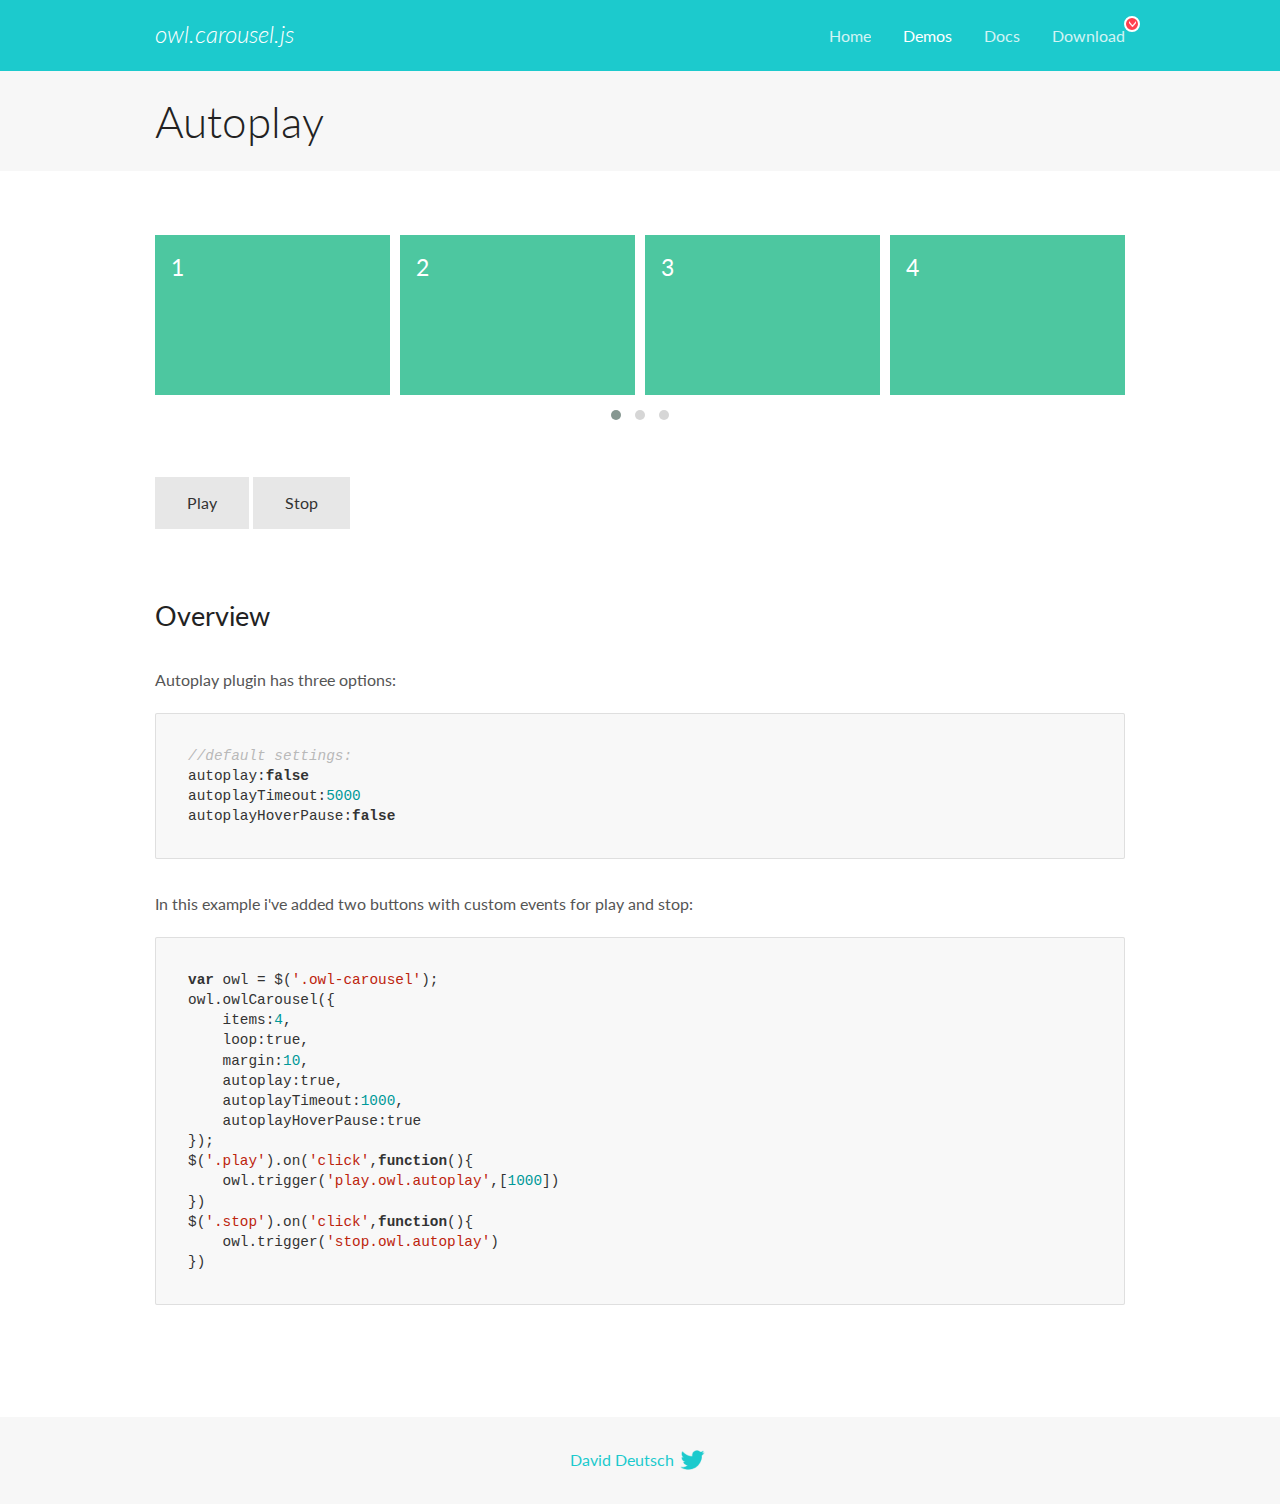
<file: OwlCarousel2-2.3.4/docs/demos/autoplay.html>
<!DOCTYPE html>
<html lang="en">
  <head>

    <!-- head -->
    <meta charset="utf-8">
    <meta name="msapplication-tap-highlight" content="no" />
    <meta name="viewport" content="width=device-width, initial-scale=1.0" />
    <meta name="description" content="Autoplay usage demo">
    <meta name="author" content="David Deutsch">
    <title>
      Autoplay Demo | Owl Carousel | 2.3.4
    </title>

    <!-- Stylesheets -->
    <link href='https://fonts.googleapis.com/css?family=Lato:300,400,700,400italic,300italic' rel='stylesheet' type='text/css'>
    <link rel="stylesheet" href="../assets/css/docs.theme.min.css">

    <!-- Owl Stylesheets -->
    <link rel="stylesheet" href="../assets/owlcarousel/assets/owl.carousel.min.css">
    <link rel="stylesheet" href="../assets/owlcarousel/assets/owl.theme.default.min.css">

    <!-- HTML5 shim and Respond.js IE8 support of HTML5 elements and media queries -->

    <!--[if lt IE 9]>
      <script src="https://oss.maxcdn.com/libs/html5shiv/3.7.0/html5shiv.js"></script>
      <script src="https://oss.maxcdn.com/libs/respond.js/1.3.0/respond.min.js"></script>
    <![endif]-->

    <!-- Favicons -->
    <link rel="apple-touch-icon-precomposed" sizes="144x144" href="../assets/ico/apple-touch-icon-144-precomposed.png">
    <link rel="shortcut icon" href="../assets/ico/favicon.png">
    <link rel="shortcut icon" href="favicon.ico">

    <!-- Yeah i know js should not be in header. Its required for demos.-->

    <!-- javascript -->
    <script src="../assets/vendors/jquery.min.js"></script>
    <script src="../assets/owlcarousel/owl.carousel.js"></script>
  </head>
  <body>

    <!-- header -->
    <header class="header">
      <div class="row">
        <div class="large-12 columns">
          <div class="brand left">
            <h3>
              <a href="/OwlCarousel2/">owl.carousel.js</a> 
            </h3>
          </div>
          <a id="toggle-nav" class="right">
            <span></span> <span></span> <span></span> 
          </a> 
          <div class="nav-bar">
            <ul class="clearfix">
              <li> <a href="/OwlCarousel2/index.html">Home</a>  </li>
              <li class="active">
                <a href="/OwlCarousel2/demos/demos.html">Demos</a> 
              </li>
              <li> <a href="/OwlCarousel2/docs/started-welcome.html">Docs</a>  </li>
              <li>
                <a href="https://github.com/OwlCarousel2/OwlCarousel2/archive/2.3.4.zip">Download</a> 
                <span class="download"></span> 
              </li>
            </ul>
          </div>
        </div>
      </div>
    </header>

    <!-- title -->
    <section class="title">
      <div class="row">
        <div class="large-12 columns">
          <h1>Autoplay</h1>
        </div>
      </div>
    </section>

    <!--  Demos -->
    <section id="demos">
      <div class="row">
        <div class="large-12 columns">
          <div class="owl-carousel owl-theme">
            <div class="item">
              <h4>1</h4>
            </div>
            <div class="item">
              <h4>2</h4>
            </div>
            <div class="item">
              <h4>3</h4>
            </div>
            <div class="item">
              <h4>4</h4>
            </div>
            <div class="item">
              <h4>5</h4>
            </div>
            <div class="item">
              <h4>6</h4>
            </div>
            <div class="item">
              <h4>7</h4>
            </div>
            <div class="item">
              <h4>8</h4>
            </div>
            <div class="item">
              <h4>9</h4>
            </div>
            <div class="item">
              <h4>10</h4>
            </div>
            <div class="item">
              <h4>11</h4>
            </div>
            <div class="item">
              <h4>12</h4>
            </div>
          </div>
          <a class="button secondary play">Play</a> 
          <a class="button secondary stop">Stop</a> 
          <h3 id="overview">Overview</h3>
          <p>Autoplay plugin has three options:</p>
          <pre><code>//default settings:
autoplay:false
autoplayTimeout:5000
autoplayHoverPause:false</code></pre>
          <p>In this example i&#39;ve added two buttons with custom events for play and stop:</p>
          <pre><code>var owl = $(&#39;.owl-carousel&#39;);
owl.owlCarousel({
    items:4,
    loop:true,
    margin:10,
    autoplay:true,
    autoplayTimeout:1000,
    autoplayHoverPause:true
});
$(&#39;.play&#39;).on(&#39;click&#39;,function(){
    owl.trigger(&#39;play.owl.autoplay&#39;,[1000])
})
$(&#39;.stop&#39;).on(&#39;click&#39;,function(){
    owl.trigger(&#39;stop.owl.autoplay&#39;)
})</code></pre>
          <script>
            $(document).ready(function() {
              var owl = $('.owl-carousel');
              owl.owlCarousel({
                items: 4,
                loop: true,
                margin: 10,
                autoplay: true,
                autoplayTimeout: 1000,
                autoplayHoverPause: true
              });
              $('.play').on('click', function() {
                owl.trigger('play.owl.autoplay', [1000])
              })
              $('.stop').on('click', function() {
                owl.trigger('stop.owl.autoplay')
              })
            })
          </script>
        </div>
      </div>
    </section>

    <!-- footer -->
    <footer class="footer">
      <div class="row">
        <div class="large-12 columns">
          <h5>
            <a href="/OwlCarousel2/docs/support-contact.html">David Deutsch</a> 
            <a id="custom-tweet-button" href="https://twitter.com/share?url=https://github.com/OwlCarousel2/OwlCarousel2&text=Owl Carousel - This is so awesome! " target="_blank"></a> 
          </h5>
        </div>
      </div>
    </footer>

    <!-- vendors -->
    <script src="../assets/vendors/highlight.js"></script>
    <script src="../assets/js/app.js"></script>
  </body>
</html>
</file>
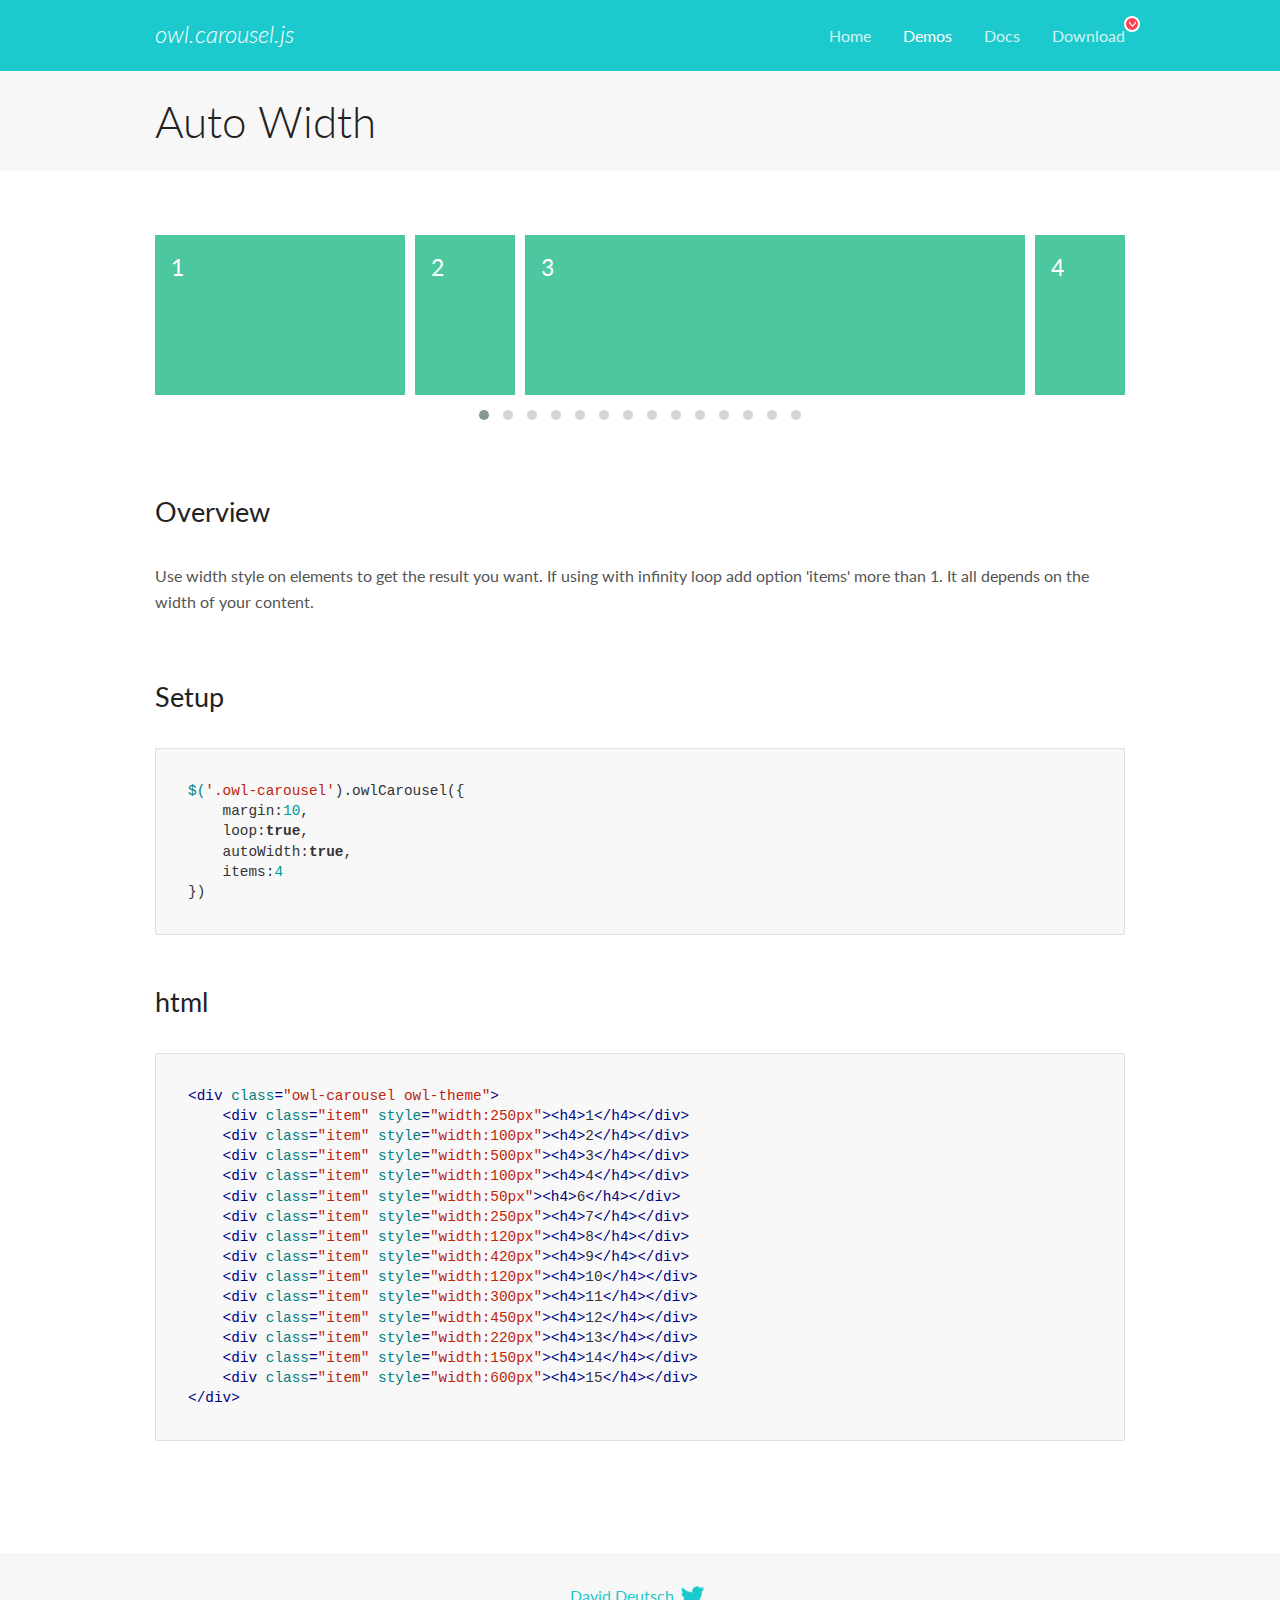
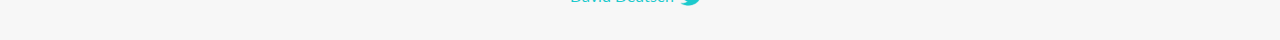
<file: OwlCarousel2-2.3.4/docs/demos/autowidth.html>
<!DOCTYPE html>
<html lang="en">
  <head>

    <!-- head -->
    <meta charset="utf-8">
    <meta name="msapplication-tap-highlight" content="no" />
    <meta name="viewport" content="width=device-width, initial-scale=1.0" />
    <meta name="description" content="Auto Width">
    <meta name="author" content="David Deutsch">
    <title>
      Auto Width Demo | Owl Carousel | 2.3.4
    </title>

    <!-- Stylesheets -->
    <link href='https://fonts.googleapis.com/css?family=Lato:300,400,700,400italic,300italic' rel='stylesheet' type='text/css'>
    <link rel="stylesheet" href="../assets/css/docs.theme.min.css">

    <!-- Owl Stylesheets -->
    <link rel="stylesheet" href="../assets/owlcarousel/assets/owl.carousel.min.css">
    <link rel="stylesheet" href="../assets/owlcarousel/assets/owl.theme.default.min.css">

    <!-- HTML5 shim and Respond.js IE8 support of HTML5 elements and media queries -->

    <!--[if lt IE 9]>
      <script src="https://oss.maxcdn.com/libs/html5shiv/3.7.0/html5shiv.js"></script>
      <script src="https://oss.maxcdn.com/libs/respond.js/1.3.0/respond.min.js"></script>
    <![endif]-->

    <!-- Favicons -->
    <link rel="apple-touch-icon-precomposed" sizes="144x144" href="../assets/ico/apple-touch-icon-144-precomposed.png">
    <link rel="shortcut icon" href="../assets/ico/favicon.png">
    <link rel="shortcut icon" href="favicon.ico">

    <!-- Yeah i know js should not be in header. Its required for demos.-->

    <!-- javascript -->
    <script src="../assets/vendors/jquery.min.js"></script>
    <script src="../assets/owlcarousel/owl.carousel.js"></script>
  </head>
  <body>

    <!-- header -->
    <header class="header">
      <div class="row">
        <div class="large-12 columns">
          <div class="brand left">
            <h3>
              <a href="/OwlCarousel2/">owl.carousel.js</a> 
            </h3>
          </div>
          <a id="toggle-nav" class="right">
            <span></span> <span></span> <span></span> 
          </a> 
          <div class="nav-bar">
            <ul class="clearfix">
              <li> <a href="/OwlCarousel2/index.html">Home</a>  </li>
              <li class="active">
                <a href="/OwlCarousel2/demos/demos.html">Demos</a> 
              </li>
              <li> <a href="/OwlCarousel2/docs/started-welcome.html">Docs</a>  </li>
              <li>
                <a href="https://github.com/OwlCarousel2/OwlCarousel2/archive/2.3.4.zip">Download</a> 
                <span class="download"></span> 
              </li>
            </ul>
          </div>
        </div>
      </div>
    </header>

    <!-- title -->
    <section class="title">
      <div class="row">
        <div class="large-12 columns">
          <h1>Auto Width</h1>
        </div>
      </div>
    </section>

    <!--  Demos -->
    <section id="demos">
      <div class="row">
        <div class="large-12 columns">
          <div class="owl-carousel owl-theme">
            <div class="item" style="width:250px">
              <h4>1</h4>
            </div>
            <div class="item" style="width:100px">
              <h4>2</h4>
            </div>
            <div class="item" style="width:500px">
              <h4>3</h4>
            </div>
            <div class="item" style="width:100px">
              <h4>4</h4>
            </div>
            <div class="item" style="width:50px">
              <h4>6</h4>
            </div>
            <div class="item" style="width:250px">
              <h4>7</h4>
            </div>
            <div class="item" style="width:120px">
              <h4>8</h4>
            </div>
            <div class="item" style="width:420px">
              <h4>9</h4>
            </div>
            <div class="item" style="width:120px">
              <h4>10</h4>
            </div>
            <div class="item" style="width:300px">
              <h4>11</h4>
            </div>
            <div class="item" style="width:450px">
              <h4>12</h4>
            </div>
            <div class="item" style="width:220px">
              <h4>13</h4>
            </div>
            <div class="item" style="width:150px">
              <h4>14</h4>
            </div>
            <div class="item" style="width:600px">
              <h4>15</h4>
            </div>
          </div>
          <h3 id="overview">Overview</h3>
          <p>Use width style on elements to get the result you want. If using with infinity loop add option &#39;items&#39; more than 1. It all depends on the width of your content.</p>
          <h3 id="setup">Setup</h3>
          <pre><code>$(&#39;.owl-carousel&#39;).owlCarousel({
    margin:10,
    loop:true,
    autoWidth:true,
    items:4
})</code></pre>
          <h3 id="html">html</h3>
          <pre><code>&lt;div class=&quot;owl-carousel owl-theme&quot;&gt;
    &lt;div class=&quot;item&quot; style=&quot;width:250px&quot;&gt;&lt;h4&gt;1&lt;/h4&gt;&lt;/div&gt;
    &lt;div class=&quot;item&quot; style=&quot;width:100px&quot;&gt;&lt;h4&gt;2&lt;/h4&gt;&lt;/div&gt;
    &lt;div class=&quot;item&quot; style=&quot;width:500px&quot;&gt;&lt;h4&gt;3&lt;/h4&gt;&lt;/div&gt;
    &lt;div class=&quot;item&quot; style=&quot;width:100px&quot;&gt;&lt;h4&gt;4&lt;/h4&gt;&lt;/div&gt;
    &lt;div class=&quot;item&quot; style=&quot;width:50px&quot;&gt;&lt;h4&gt;6&lt;/h4&gt;&lt;/div&gt;
    &lt;div class=&quot;item&quot; style=&quot;width:250px&quot;&gt;&lt;h4&gt;7&lt;/h4&gt;&lt;/div&gt;
    &lt;div class=&quot;item&quot; style=&quot;width:120px&quot;&gt;&lt;h4&gt;8&lt;/h4&gt;&lt;/div&gt;
    &lt;div class=&quot;item&quot; style=&quot;width:420px&quot;&gt;&lt;h4&gt;9&lt;/h4&gt;&lt;/div&gt;
    &lt;div class=&quot;item&quot; style=&quot;width:120px&quot;&gt;&lt;h4&gt;10&lt;/h4&gt;&lt;/div&gt;
    &lt;div class=&quot;item&quot; style=&quot;width:300px&quot;&gt;&lt;h4&gt;11&lt;/h4&gt;&lt;/div&gt;
    &lt;div class=&quot;item&quot; style=&quot;width:450px&quot;&gt;&lt;h4&gt;12&lt;/h4&gt;&lt;/div&gt;
    &lt;div class=&quot;item&quot; style=&quot;width:220px&quot;&gt;&lt;h4&gt;13&lt;/h4&gt;&lt;/div&gt;
    &lt;div class=&quot;item&quot; style=&quot;width:150px&quot;&gt;&lt;h4&gt;14&lt;/h4&gt;&lt;/div&gt;
    &lt;div class=&quot;item&quot; style=&quot;width:600px&quot;&gt;&lt;h4&gt;15&lt;/h4&gt;&lt;/div&gt;
&lt;/div&gt;</code></pre>
          <script>
            $(document).ready(function() {
              $('.owl-carousel').owlCarousel({
                margin: 10,
                loop: true,
                autoWidth: true,
                items: 4
              })
            })
          </script>
        </div>
      </div>
    </section>

    <!-- footer -->
    <footer class="footer">
      <div class="row">
        <div class="large-12 columns">
          <h5>
            <a href="/OwlCarousel2/docs/support-contact.html">David Deutsch</a> 
            <a id="custom-tweet-button" href="https://twitter.com/share?url=https://github.com/OwlCarousel2/OwlCarousel2&text=Owl Carousel - This is so awesome! " target="_blank"></a> 
          </h5>
        </div>
      </div>
    </footer>

    <!-- vendors -->
    <script src="../assets/vendors/highlight.js"></script>
    <script src="../assets/js/app.js"></script>
  </body>
</html>
</file>
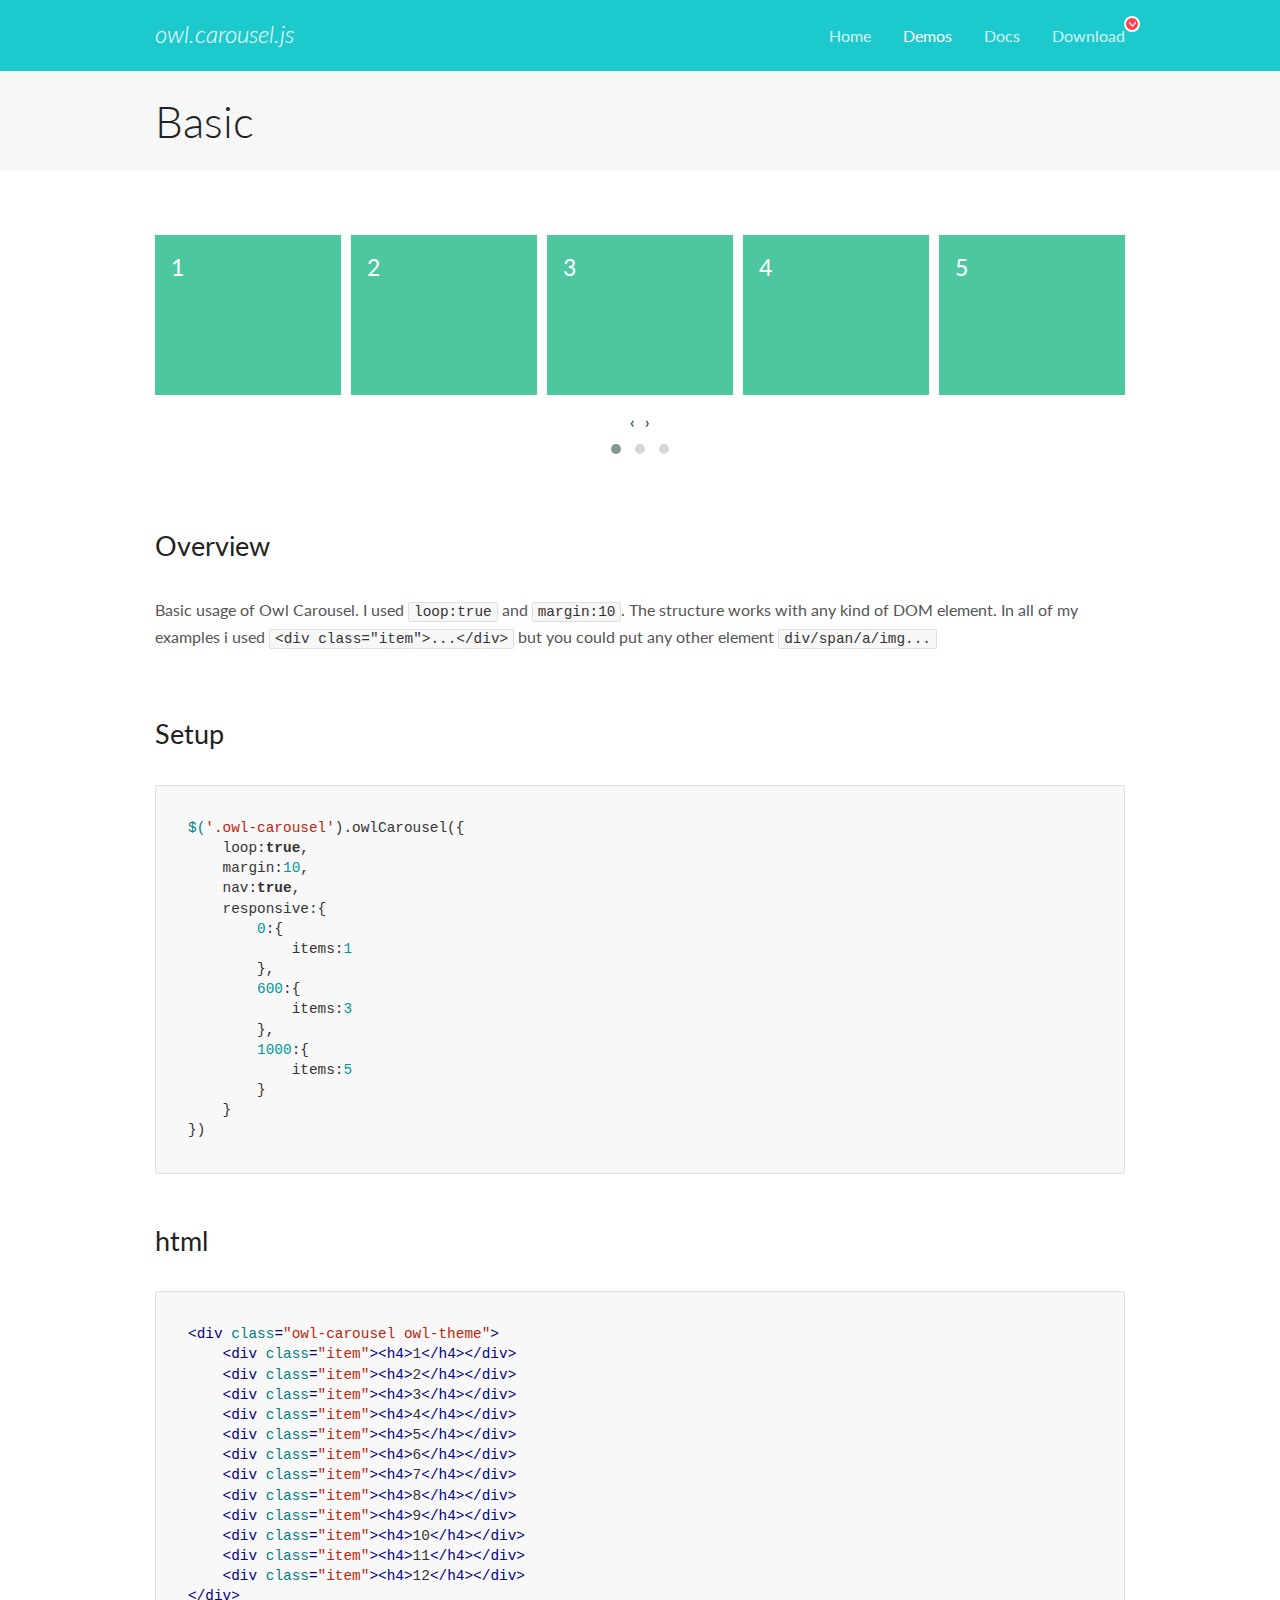
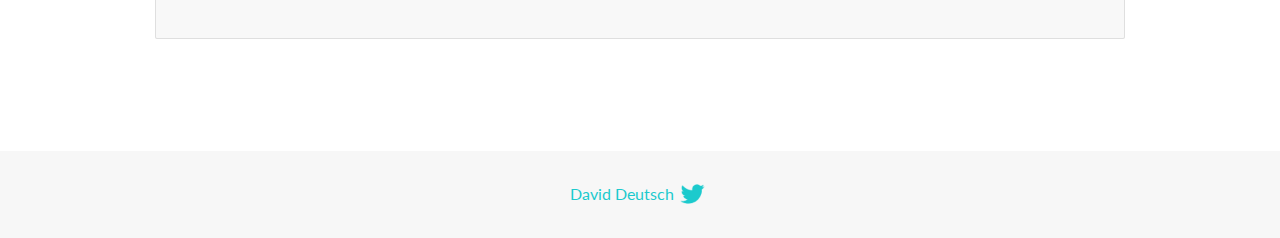
<file: OwlCarousel2-2.3.4/docs/demos/basic.html>
<!DOCTYPE html>
<html lang="en">
  <head>

    <!-- head -->
    <meta charset="utf-8">
    <meta name="msapplication-tap-highlight" content="no" />
    <meta name="viewport" content="width=device-width, initial-scale=1.0" />
    <meta name="description" content="Basic usage demo">
    <meta name="author" content="David Deutsch">
    <title>
      Basic Demo | Owl Carousel | 2.3.4
    </title>

    <!-- Stylesheets -->
    <link href='https://fonts.googleapis.com/css?family=Lato:300,400,700,400italic,300italic' rel='stylesheet' type='text/css'>
    <link rel="stylesheet" href="../assets/css/docs.theme.min.css">

    <!-- Owl Stylesheets -->
    <link rel="stylesheet" href="../assets/owlcarousel/assets/owl.carousel.min.css">
    <link rel="stylesheet" href="../assets/owlcarousel/assets/owl.theme.default.min.css">

    <!-- HTML5 shim and Respond.js IE8 support of HTML5 elements and media queries -->

    <!--[if lt IE 9]>
      <script src="https://oss.maxcdn.com/libs/html5shiv/3.7.0/html5shiv.js"></script>
      <script src="https://oss.maxcdn.com/libs/respond.js/1.3.0/respond.min.js"></script>
    <![endif]-->

    <!-- Favicons -->
    <link rel="apple-touch-icon-precomposed" sizes="144x144" href="../assets/ico/apple-touch-icon-144-precomposed.png">
    <link rel="shortcut icon" href="../assets/ico/favicon.png">
    <link rel="shortcut icon" href="favicon.ico">

    <!-- Yeah i know js should not be in header. Its required for demos.-->

    <!-- javascript -->
    <script src="../assets/vendors/jquery.min.js"></script>
    <script src="../assets/owlcarousel/owl.carousel.js"></script>
  </head>
  <body>

    <!-- header -->
    <header class="header">
      <div class="row">
        <div class="large-12 columns">
          <div class="brand left">
            <h3>
              <a href="/OwlCarousel2/">owl.carousel.js</a> 
            </h3>
          </div>
          <a id="toggle-nav" class="right">
            <span></span> <span></span> <span></span> 
          </a> 
          <div class="nav-bar">
            <ul class="clearfix">
              <li> <a href="/OwlCarousel2/index.html">Home</a>  </li>
              <li class="active">
                <a href="/OwlCarousel2/demos/demos.html">Demos</a> 
              </li>
              <li> <a href="/OwlCarousel2/docs/started-welcome.html">Docs</a>  </li>
              <li>
                <a href="https://github.com/OwlCarousel2/OwlCarousel2/archive/2.3.4.zip">Download</a> 
                <span class="download"></span> 
              </li>
            </ul>
          </div>
        </div>
      </div>
    </header>

    <!-- title -->
    <section class="title">
      <div class="row">
        <div class="large-12 columns">
          <h1>Basic</h1>
        </div>
      </div>
    </section>

    <!--  Demos -->
    <section id="demos">
      <div class="row">
        <div class="large-12 columns">
          <div class="owl-carousel owl-theme">
            <div class="item">
              <h4>1</h4>
            </div>
            <div class="item">
              <h4>2</h4>
            </div>
            <div class="item">
              <h4>3</h4>
            </div>
            <div class="item">
              <h4>4</h4>
            </div>
            <div class="item">
              <h4>5</h4>
            </div>
            <div class="item">
              <h4>6</h4>
            </div>
            <div class="item">
              <h4>7</h4>
            </div>
            <div class="item">
              <h4>8</h4>
            </div>
            <div class="item">
              <h4>9</h4>
            </div>
            <div class="item">
              <h4>10</h4>
            </div>
            <div class="item">
              <h4>11</h4>
            </div>
            <div class="item">
              <h4>12</h4>
            </div>
          </div>
          <h3 id="overview">Overview</h3>
          <p>Basic usage of Owl Carousel. I used <code>loop:true</code> and <code>margin:10</code>. The structure works with any kind of DOM element. In all of my examples i used <code>&lt;div class=&quot;item&quot;&gt;...&lt;/div&gt;</code> but you could
            put any other element <code>div/span/a/img...</code></p>
          <h3 id="setup">Setup</h3>
          <pre><code>$(&#39;.owl-carousel&#39;).owlCarousel({
    loop:true,
    margin:10,
    nav:true,
    responsive:{
        0:{
            items:1
        },
        600:{
            items:3
        },
        1000:{
            items:5
        }
    }
})</code></pre>
          <h3 id="html">html</h3>
          <pre><code>&lt;div class=&quot;owl-carousel owl-theme&quot;&gt;
    &lt;div class=&quot;item&quot;&gt;&lt;h4&gt;1&lt;/h4&gt;&lt;/div&gt;
    &lt;div class=&quot;item&quot;&gt;&lt;h4&gt;2&lt;/h4&gt;&lt;/div&gt;
    &lt;div class=&quot;item&quot;&gt;&lt;h4&gt;3&lt;/h4&gt;&lt;/div&gt;
    &lt;div class=&quot;item&quot;&gt;&lt;h4&gt;4&lt;/h4&gt;&lt;/div&gt;
    &lt;div class=&quot;item&quot;&gt;&lt;h4&gt;5&lt;/h4&gt;&lt;/div&gt;
    &lt;div class=&quot;item&quot;&gt;&lt;h4&gt;6&lt;/h4&gt;&lt;/div&gt;
    &lt;div class=&quot;item&quot;&gt;&lt;h4&gt;7&lt;/h4&gt;&lt;/div&gt;
    &lt;div class=&quot;item&quot;&gt;&lt;h4&gt;8&lt;/h4&gt;&lt;/div&gt;
    &lt;div class=&quot;item&quot;&gt;&lt;h4&gt;9&lt;/h4&gt;&lt;/div&gt;
    &lt;div class=&quot;item&quot;&gt;&lt;h4&gt;10&lt;/h4&gt;&lt;/div&gt;
    &lt;div class=&quot;item&quot;&gt;&lt;h4&gt;11&lt;/h4&gt;&lt;/div&gt;
    &lt;div class=&quot;item&quot;&gt;&lt;h4&gt;12&lt;/h4&gt;&lt;/div&gt;
&lt;/div&gt;</code></pre>
          <script>
            $(document).ready(function() {
              var owl = $('.owl-carousel');
              owl.owlCarousel({
                margin: 10,
                nav: true,
                loop: true,
                responsive: {
                  0: {
                    items: 1
                  },
                  600: {
                    items: 3
                  },
                  1000: {
                    items: 5
                  }
                }
              })
            })
          </script>
        </div>
      </div>
    </section>

    <!-- footer -->
    <footer class="footer">
      <div class="row">
        <div class="large-12 columns">
          <h5>
            <a href="/OwlCarousel2/docs/support-contact.html">David Deutsch</a> 
            <a id="custom-tweet-button" href="https://twitter.com/share?url=https://github.com/OwlCarousel2/OwlCarousel2&text=Owl Carousel - This is so awesome! " target="_blank"></a> 
          </h5>
        </div>
      </div>
    </footer>

    <!-- vendors -->
    <script src="../assets/vendors/highlight.js"></script>
    <script src="../assets/js/app.js"></script>
  </body>
</html>
</file>
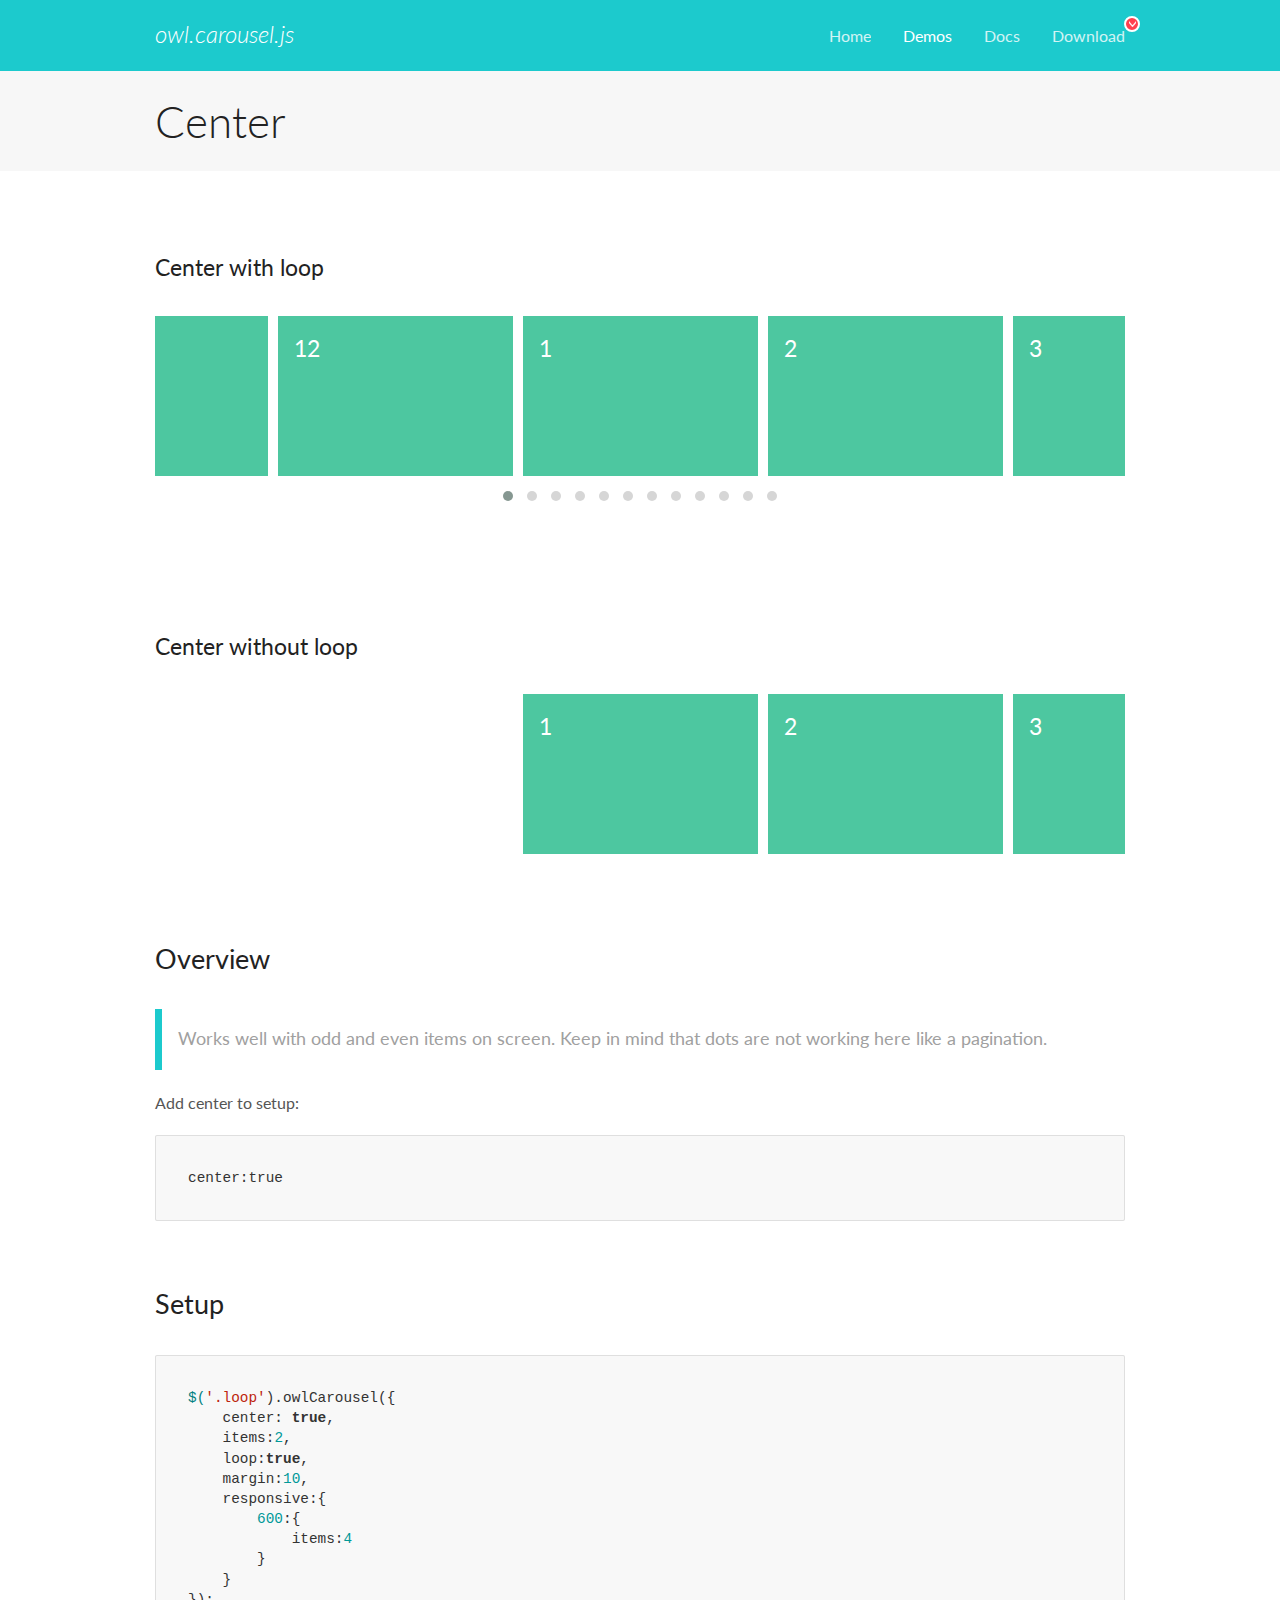
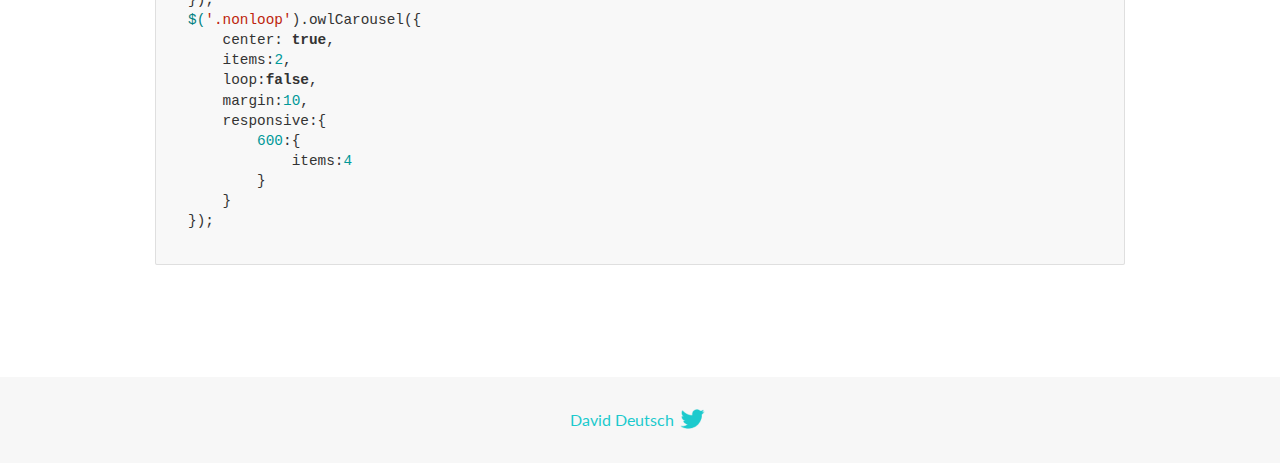
<file: OwlCarousel2-2.3.4/docs/demos/center.html>
<!DOCTYPE html>
<html lang="en">
  <head>

    <!-- head -->
    <meta charset="utf-8">
    <meta name="msapplication-tap-highlight" content="no" />
    <meta name="viewport" content="width=device-width, initial-scale=1.0" />
    <meta name="description" content="Center carousel">
    <meta name="author" content="David Deutsch">
    <title>
      Center Demo | Owl Carousel | 2.3.4
    </title>

    <!-- Stylesheets -->
    <link href='https://fonts.googleapis.com/css?family=Lato:300,400,700,400italic,300italic' rel='stylesheet' type='text/css'>
    <link rel="stylesheet" href="../assets/css/docs.theme.min.css">

    <!-- Owl Stylesheets -->
    <link rel="stylesheet" href="../assets/owlcarousel/assets/owl.carousel.min.css">
    <link rel="stylesheet" href="../assets/owlcarousel/assets/owl.theme.default.min.css">

    <!-- HTML5 shim and Respond.js IE8 support of HTML5 elements and media queries -->

    <!--[if lt IE 9]>
      <script src="https://oss.maxcdn.com/libs/html5shiv/3.7.0/html5shiv.js"></script>
      <script src="https://oss.maxcdn.com/libs/respond.js/1.3.0/respond.min.js"></script>
    <![endif]-->

    <!-- Favicons -->
    <link rel="apple-touch-icon-precomposed" sizes="144x144" href="../assets/ico/apple-touch-icon-144-precomposed.png">
    <link rel="shortcut icon" href="../assets/ico/favicon.png">
    <link rel="shortcut icon" href="favicon.ico">

    <!-- Yeah i know js should not be in header. Its required for demos.-->

    <!-- javascript -->
    <script src="../assets/vendors/jquery.min.js"></script>
    <script src="../assets/owlcarousel/owl.carousel.js"></script>
  </head>
  <body>

    <!-- header -->
    <header class="header">
      <div class="row">
        <div class="large-12 columns">
          <div class="brand left">
            <h3>
              <a href="/OwlCarousel2/">owl.carousel.js</a> 
            </h3>
          </div>
          <a id="toggle-nav" class="right">
            <span></span> <span></span> <span></span> 
          </a> 
          <div class="nav-bar">
            <ul class="clearfix">
              <li> <a href="/OwlCarousel2/index.html">Home</a>  </li>
              <li class="active">
                <a href="/OwlCarousel2/demos/demos.html">Demos</a> 
              </li>
              <li> <a href="/OwlCarousel2/docs/started-welcome.html">Docs</a>  </li>
              <li>
                <a href="https://github.com/OwlCarousel2/OwlCarousel2/archive/2.3.4.zip">Download</a> 
                <span class="download"></span> 
              </li>
            </ul>
          </div>
        </div>
      </div>
    </header>

    <!-- title -->
    <section class="title">
      <div class="row">
        <div class="large-12 columns">
          <h1>Center</h1>
        </div>
      </div>
    </section>

    <!--  Demos -->
    <section id="demos">
      <div class="row">
        <div class="large-12 columns">
          <h4 id="center-with-loop">Center with loop</h4>
          <div class="loop owl-carousel owl-theme">
            <div class="item">
              <h4>1</h4>
            </div>
            <div class="item">
              <h4>2</h4>
            </div>
            <div class="item">
              <h4>3</h4>
            </div>
            <div class="item">
              <h4>4</h4>
            </div>
            <div class="item">
              <h4>5</h4>
            </div>
            <div class="item">
              <h4>6</h4>
            </div>
            <div class="item">
              <h4>7</h4>
            </div>
            <div class="item">
              <h4>8</h4>
            </div>
            <div class="item">
              <h4>9</h4>
            </div>
            <div class="item">
              <h4>10</h4>
            </div>
            <div class="item">
              <h4>11</h4>
            </div>
            <div class="item">
              <h4>12</h4>
            </div>
          </div>
          <br>
          <h4 id="center-without-loop">Center without loop</h4>
          <div class="nonloop owl-carousel">
            <div class="item">
              <h4>1</h4>
            </div>
            <div class="item">
              <h4>2</h4>
            </div>
            <div class="item">
              <h4>3</h4>
            </div>
            <div class="item">
              <h4>4</h4>
            </div>
            <div class="item">
              <h4>5</h4>
            </div>
            <div class="item">
              <h4>6</h4>
            </div>
            <div class="item">
              <h4>7</h4>
            </div>
            <div class="item">
              <h4>8</h4>
            </div>
            <div class="item">
              <h4>9</h4>
            </div>
            <div class="item">
              <h4>10</h4>
            </div>
            <div class="item">
              <h4>11</h4>
            </div>
            <div class="item">
              <h4>12</h4>
            </div>
          </div>
          <h3 id="overview">Overview</h3>
          <blockquote>
            <p>Works well with odd and even items on screen. Keep in mind that dots are not working here like a pagination.</p>
          </blockquote>
          <p>Add center to setup:</p>
          <pre><code>center:true</code></pre>
          <h3 id="setup">Setup</h3>
          <pre><code>$(&#39;.loop&#39;).owlCarousel({
    center: true,
    items:2,
    loop:true,
    margin:10,
    responsive:{
        600:{
            items:4
        }
    }
});
$(&#39;.nonloop&#39;).owlCarousel({
    center: true,
    items:2,
    loop:false,
    margin:10,
    responsive:{
        600:{
            items:4
        }
    }
});</code></pre>
          <script>
            jQuery(document).ready(function($) {
              $('.loop').owlCarousel({
                center: true,
                items: 2,
                loop: true,
                margin: 10,
                responsive: {
                  600: {
                    items: 4
                  }
                }
              });
              $('.nonloop').owlCarousel({
                center: true,
                items: 2,
                loop: false,
                margin: 10,
                responsive: {
                  600: {
                    items: 4
                  }
                }
              });
            });
          </script>
        </div>
      </div>
    </section>

    <!-- footer -->
    <footer class="footer">
      <div class="row">
        <div class="large-12 columns">
          <h5>
            <a href="/OwlCarousel2/docs/support-contact.html">David Deutsch</a> 
            <a id="custom-tweet-button" href="https://twitter.com/share?url=https://github.com/OwlCarousel2/OwlCarousel2&text=Owl Carousel - This is so awesome! " target="_blank"></a> 
          </h5>
        </div>
      </div>
    </footer>

    <!-- vendors -->
    <script src="../assets/vendors/highlight.js"></script>
    <script src="../assets/js/app.js"></script>
  </body>
</html>
</file>
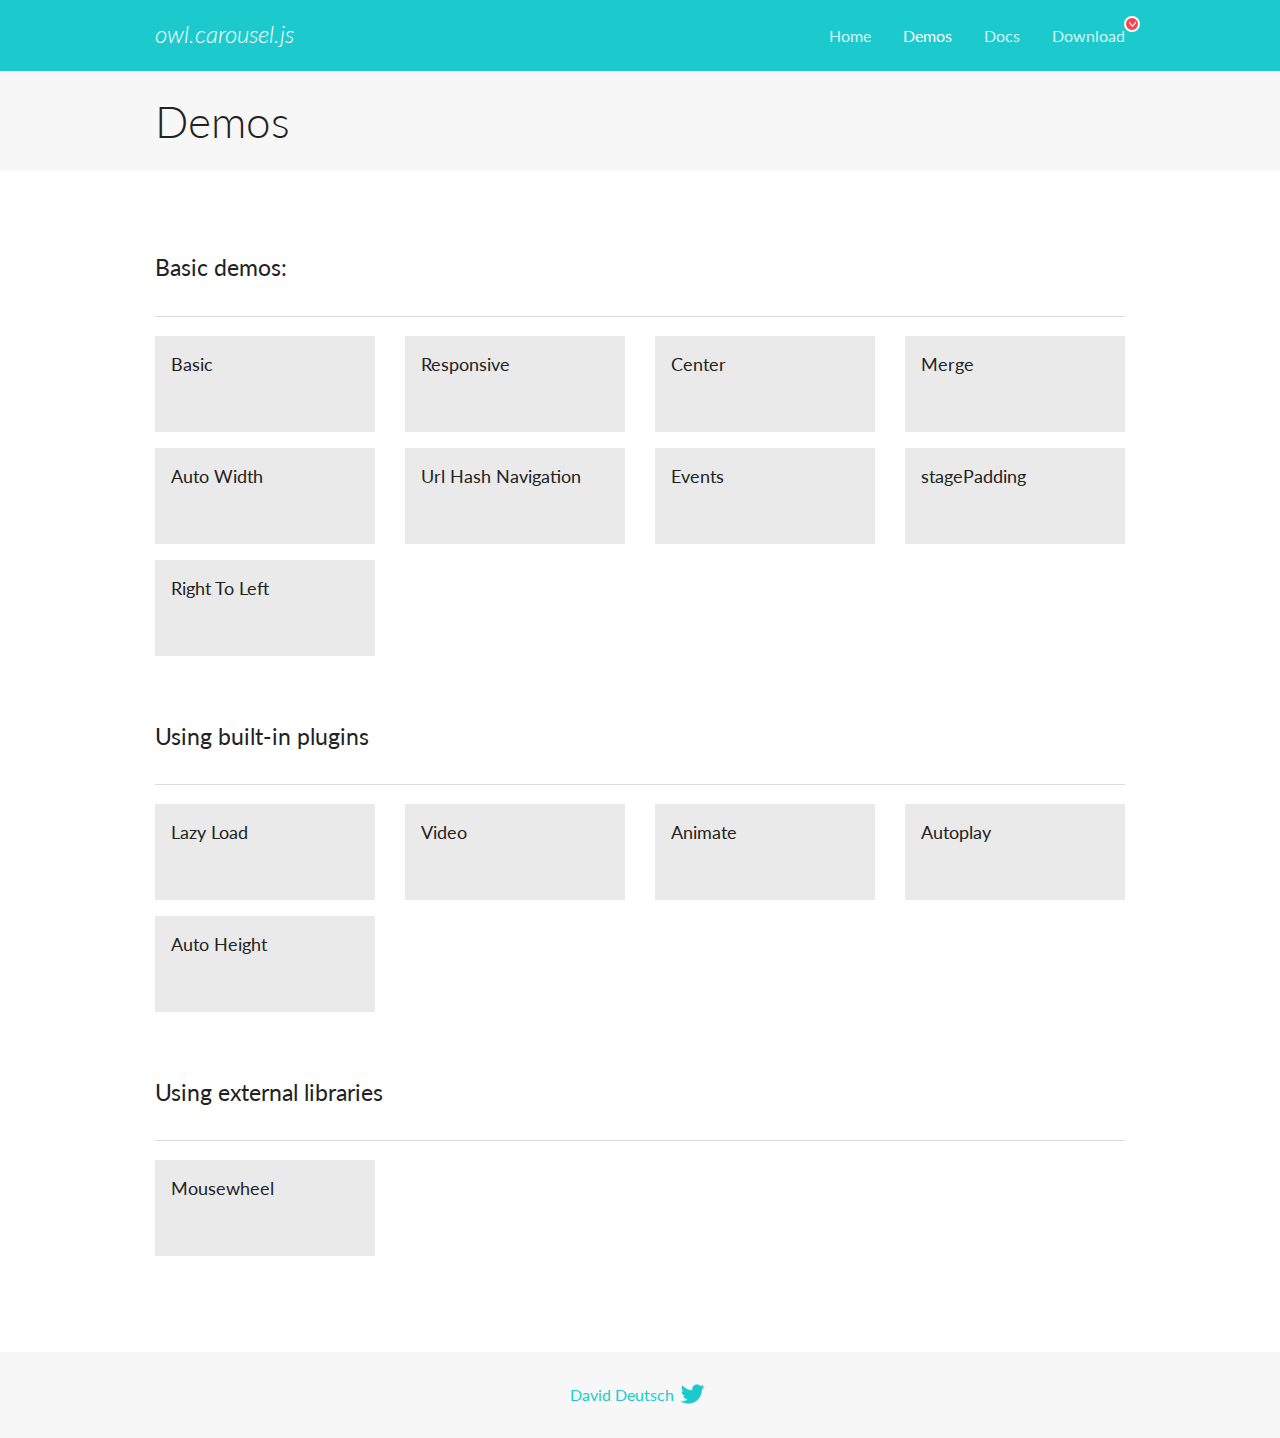
<file: OwlCarousel2-2.3.4/docs/demos/demos.html>
<!DOCTYPE html>
<html lang="en">
  <head>

    <!-- head -->
    <meta charset="utf-8">
    <meta name="msapplication-tap-highlight" content="no" />
    <meta name="viewport" content="width=device-width, initial-scale=1.0" />
    <meta name="description" content="A list of Owl Carousel examples.">
    <meta name="author" content="David Deutsch">
    <title>
      Demos | Owl Carousel | 2.3.4
    </title>

    <!-- Stylesheets -->
    <link href='https://fonts.googleapis.com/css?family=Lato:300,400,700,400italic,300italic' rel='stylesheet' type='text/css'>
    <link rel="stylesheet" href="../assets/css/docs.theme.min.css">

    <!-- Owl Stylesheets -->
    <link rel="stylesheet" href="../assets/owlcarousel/assets/owl.carousel.min.css">
    <link rel="stylesheet" href="../assets/owlcarousel/assets/owl.theme.default.min.css">

    <!-- HTML5 shim and Respond.js IE8 support of HTML5 elements and media queries -->

    <!--[if lt IE 9]>
      <script src="https://oss.maxcdn.com/libs/html5shiv/3.7.0/html5shiv.js"></script>
      <script src="https://oss.maxcdn.com/libs/respond.js/1.3.0/respond.min.js"></script>
    <![endif]-->

    <!-- Favicons -->
    <link rel="apple-touch-icon-precomposed" sizes="144x144" href="../assets/ico/apple-touch-icon-144-precomposed.png">
    <link rel="shortcut icon" href="../assets/ico/favicon.png">
    <link rel="shortcut icon" href="favicon.ico">

    <!-- Yeah i know js should not be in header. Its required for demos.-->

    <!-- javascript -->
    <script src="../assets/vendors/jquery.min.js"></script>
    <script src="../assets/owlcarousel/owl.carousel.js"></script>
  </head>
  <body>

    <!-- header -->
    <header class="header">
      <div class="row">
        <div class="large-12 columns">
          <div class="brand left">
            <h3>
              <a href="/OwlCarousel2/">owl.carousel.js</a> 
            </h3>
          </div>
          <a id="toggle-nav" class="right">
            <span></span> <span></span> <span></span> 
          </a> 
          <div class="nav-bar">
            <ul class="clearfix">
              <li> <a href="/OwlCarousel2/index.html">Home</a>  </li>
              <li class="active">
                <a href="/OwlCarousel2/demos/demos.html">Demos</a> 
              </li>
              <li> <a href="/OwlCarousel2/docs/started-welcome.html">Docs</a>  </li>
              <li>
                <a href="https://github.com/OwlCarousel2/OwlCarousel2/archive/2.3.4.zip">Download</a> 
                <span class="download"></span> 
              </li>
            </ul>
          </div>
        </div>
      </div>
    </header>

    <!-- title -->
    <section class="title">
      <div class="row">
        <div class="large-12 columns">
          <h1>Demos</h1>
        </div>
      </div>
    </section>

    <!--  Demos -->
    <section id="demos">
      <div class="row">
        <div class="large-12 columns">
          <h4 id="basic-demos-">Basic demos:</h4>
          <hr>
          <div class="demo-list">
            <div class="row">
              <div class="small-6 medium-4 large-3 columns">
                <a href="basic.html" class="demo-block">
                  <h5>Basic </h5>
                </a> 
              </div>
              <div class="small-6 medium-4 large-3 columns">
                <a href="responsive.html" class="demo-block">
                  <h5>Responsive </h5>
                </a> 
              </div>
              <div class="small-6 medium-4 large-3 columns">
                <a href="center.html" class="demo-block">
                  <h5>Center </h5>
                </a> 
              </div>
              <div class="small-6 medium-4 large-3 columns">
                <a href="merge.html" class="demo-block">
                  <h5>Merge </h5>
                </a> 
              </div>
              <div class="small-6 medium-4 large-3 columns">
                <a href="autowidth.html" class="demo-block">
                  <h5>Auto Width </h5>
                </a> 
              </div>
              <div class="small-6 medium-4 large-3 columns">
                <a href="urlhashnav.html" class="demo-block">
                  <h5>Url Hash Navigation </h5>
                </a> 
              </div>
              <div class="small-6 medium-4 large-3 columns">
                <a href="events.html" class="demo-block">
                  <h5>Events </h5>
                </a> 
              </div>
              <div class="small-6 medium-4 large-3 columns">
                <a href="stagepadding.html" class="demo-block">
                  <h5>stagePadding </h5>
                </a> 
              </div>
              <div class="small-6 medium-4 large-3 columns">
                <a href="rtl.html" class="demo-block">
                  <h5>Right To Left </h5>
                </a> 
              </div>
            </div>
          </div>
          <h4 id="using-built-in-plugins">Using built-in plugins</h4>
          <hr>
          <div class="demo-list">
            <div class="row">
              <div class="small-6 medium-4 large-3 columns">
                <a href="lazyLoad.html" class="demo-block">
                  <h5>Lazy Load </h5>
                </a> 
              </div>
              <div class="small-6 medium-4 large-3 columns">
                <a href="video.html" class="demo-block">
                  <h5>Video </h5>
                </a> 
              </div>
              <div class="small-6 medium-4 large-3 columns">
                <a href="animate.html" class="demo-block">
                  <h5>Animate </h5>
                </a> 
              </div>
              <div class="small-6 medium-4 large-3 columns">
                <a href="autoplay.html" class="demo-block">
                  <h5>Autoplay </h5>
                </a> 
              </div>
              <div class="small-6 medium-4 large-3 columns">
                <a href="autoheight.html" class="demo-block">
                  <h5>Auto Height </h5>
                </a> 
              </div>
            </div>
          </div>
          <h4 id="using-external-libraries">Using external libraries</h4>
          <hr>
          <div class="demo-list">
            <div class="row">
              <div class="small-6 medium-4 large-3 columns">
                <a href="mousewheel.html" class="demo-block">
                  <h5>Mousewheel </h5>
                </a> 
              </div>
            </div>
          </div>
        </div>
      </div>
    </section>

    <!-- footer -->
    <footer class="footer">
      <div class="row">
        <div class="large-12 columns">
          <h5>
            <a href="/OwlCarousel2/docs/support-contact.html">David Deutsch</a> 
            <a id="custom-tweet-button" href="https://twitter.com/share?url=https://github.com/OwlCarousel2/OwlCarousel2&text=Owl Carousel - This is so awesome! " target="_blank"></a> 
          </h5>
        </div>
      </div>
    </footer>

    <!-- vendors -->
    <script src="../assets/vendors/highlight.js"></script>
    <script src="../assets/js/app.js"></script>
  </body>
</html>
</file>
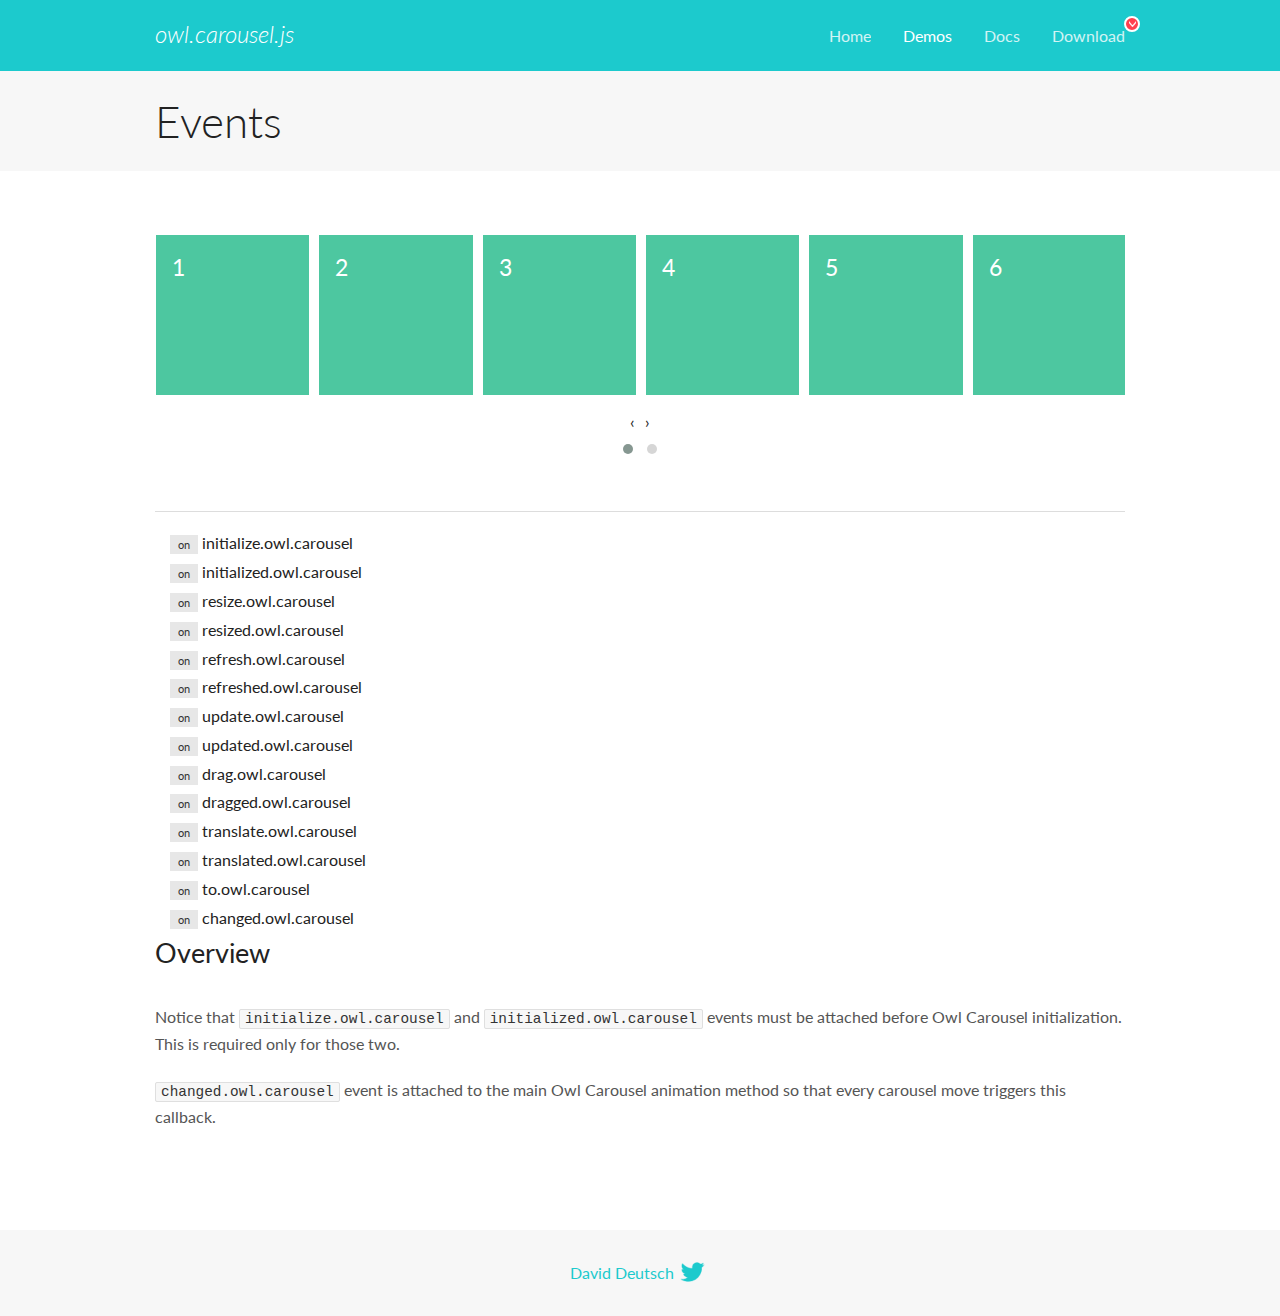
<file: OwlCarousel2-2.3.4/docs/demos/events.html>
<!DOCTYPE html>
<html lang="en">
  <head>

    <!-- head -->
    <meta charset="utf-8">
    <meta name="msapplication-tap-highlight" content="no" />
    <meta name="viewport" content="width=device-width, initial-scale=1.0" />
    <meta name="description" content="Events usage demo">
    <meta name="author" content="David Deutsch">
    <title>
      Events Demo | Owl Carousel | 2.3.4
    </title>

    <!-- Stylesheets -->
    <link href='https://fonts.googleapis.com/css?family=Lato:300,400,700,400italic,300italic' rel='stylesheet' type='text/css'>
    <link rel="stylesheet" href="../assets/css/docs.theme.min.css">

    <!-- Owl Stylesheets -->
    <link rel="stylesheet" href="../assets/owlcarousel/assets/owl.carousel.min.css">
    <link rel="stylesheet" href="../assets/owlcarousel/assets/owl.theme.default.min.css">

    <!-- HTML5 shim and Respond.js IE8 support of HTML5 elements and media queries -->

    <!--[if lt IE 9]>
      <script src="https://oss.maxcdn.com/libs/html5shiv/3.7.0/html5shiv.js"></script>
      <script src="https://oss.maxcdn.com/libs/respond.js/1.3.0/respond.min.js"></script>
    <![endif]-->

    <!-- Favicons -->
    <link rel="apple-touch-icon-precomposed" sizes="144x144" href="../assets/ico/apple-touch-icon-144-precomposed.png">
    <link rel="shortcut icon" href="../assets/ico/favicon.png">
    <link rel="shortcut icon" href="favicon.ico">

    <!-- Yeah i know js should not be in header. Its required for demos.-->

    <!-- javascript -->
    <script src="../assets/vendors/jquery.min.js"></script>
    <script src="../assets/owlcarousel/owl.carousel.js"></script>
  </head>
  <body>

    <!-- header -->
    <header class="header">
      <div class="row">
        <div class="large-12 columns">
          <div class="brand left">
            <h3>
              <a href="/OwlCarousel2/">owl.carousel.js</a> 
            </h3>
          </div>
          <a id="toggle-nav" class="right">
            <span></span> <span></span> <span></span> 
          </a> 
          <div class="nav-bar">
            <ul class="clearfix">
              <li> <a href="/OwlCarousel2/index.html">Home</a>  </li>
              <li class="active">
                <a href="/OwlCarousel2/demos/demos.html">Demos</a> 
              </li>
              <li> <a href="/OwlCarousel2/docs/started-welcome.html">Docs</a>  </li>
              <li>
                <a href="https://github.com/OwlCarousel2/OwlCarousel2/archive/2.3.4.zip">Download</a> 
                <span class="download"></span> 
              </li>
            </ul>
          </div>
        </div>
      </div>
    </header>

    <!-- title -->
    <section class="title">
      <div class="row">
        <div class="large-12 columns">
          <h1>Events</h1>
        </div>
      </div>
    </section>

    <!--  Demos -->
    <section id="demos">
      <div class="row">
        <div class="large-12 columns">
          <div class="owl-carousel owl-theme">
            <div class="item">
              <h4>1</h4>
            </div>
            <div class="item">
              <h4>2</h4>
            </div>
            <div class="item">
              <h4>3</h4>
            </div>
            <div class="item">
              <h4>4</h4>
            </div>
            <div class="item">
              <h4>5</h4>
            </div>
            <div class="item">
              <h4>6</h4>
            </div>
            <div class="item">
              <h4>7</h4>
            </div>
            <div class="item">
              <h4>8</h4>
            </div>
            <div class="item">
              <h4>9</h4>
            </div>
            <div class="item">
              <h4>10</h4>
            </div>
            <div class="item">
              <h4>11</h4>
            </div>
            <div class="item">
              <h4>12</h4>
            </div>
          </div>
          <hr>
          <div class="large-12 columns callbacks">
            <div><span class="label secondary initialize">on</span>  initialize.owl.carousel </div>
            <div><span class="label secondary initialized">on</span>  initialized.owl.carousel </div>
            <div><span class="label secondary resize">on</span>  resize.owl.carousel </div>
            <div><span class="label secondary resized">on</span>  resized.owl.carousel </div>
            <div><span class="label secondary refresh">on</span>  refresh.owl.carousel </div>
            <div><span class="label secondary refreshed">on</span>  refreshed.owl.carousel </div>
            <div><span class="label secondary update">on</span>  update.owl.carousel </div>
            <div><span class="label secondary updated">on</span>  updated.owl.carousel </div>
            <div><span class="label secondary drag">on</span>  drag.owl.carousel </div>
            <div><span class="label secondary dragged">on</span>  dragged.owl.carousel </div>
            <div><span class="label secondary translate">on</span>  translate.owl.carousel </div>
            <div><span class="label secondary translated">on</span>  translated.owl.carousel </div>
            <div><span class="label secondary to">on</span>  to.owl.carousel </div>
            <div><span class="label secondary changed">on</span>  changed.owl.carousel </div>
          </div>
          <h3 id="overview">Overview</h3>
          <p>Notice that <code>initialize.owl.carousel</code> and <code>initialized.owl.carousel</code> events must be attached before Owl Carousel initialization. This is required only for those two.</p>
          <p><code>changed.owl.carousel</code> event is attached to the main Owl Carousel animation method so that every carousel move triggers this callback.</p>
          <script>
            jQuery(document).ready(function($) {
              var owl = $('.owl-carousel');
              owl.on('initialize.owl.carousel initialized.owl.carousel ' +
                'initialize.owl.carousel initialize.owl.carousel ' +
                'resize.owl.carousel resized.owl.carousel ' +
                'refresh.owl.carousel refreshed.owl.carousel ' +
                'update.owl.carousel updated.owl.carousel ' +
                'drag.owl.carousel dragged.owl.carousel ' +
                'translate.owl.carousel translated.owl.carousel ' +
                'to.owl.carousel changed.owl.carousel',
                function(e) {
                  $('.' + e.type)
                    .removeClass('secondary')
                    .addClass('success');
                  window.setTimeout(function() {
                    $('.' + e.type)
                      .removeClass('success')
                      .addClass('secondary');
                  }, 500);
                });
              owl.owlCarousel({
                loop: true,
                nav: true,
                lazyLoad: true,
                margin: 10,
                video: true,
                responsive: {
                  0: {
                    items: 1
                  },
                  600: {
                    items: 3
                  },
                  960: {
                    items: 5,
                  },
                  1200: {
                    items: 6
                  }
                }
              });
            });
          </script>
        </div>
      </div>
    </section>

    <!-- footer -->
    <footer class="footer">
      <div class="row">
        <div class="large-12 columns">
          <h5>
            <a href="/OwlCarousel2/docs/support-contact.html">David Deutsch</a> 
            <a id="custom-tweet-button" href="https://twitter.com/share?url=https://github.com/OwlCarousel2/OwlCarousel2&text=Owl Carousel - This is so awesome! " target="_blank"></a> 
          </h5>
        </div>
      </div>
    </footer>

    <!-- vendors -->
    <script src="../assets/vendors/highlight.js"></script>
    <script src="../assets/js/app.js"></script>
  </body>
</html>
</file>
<file: index.css>
body {
    font-family: 'Arial', sans-serif;
    margin: 0;
    display: flex;
    align-items: center;
    justify-content: center;
    height: 100vh;
  }
  
  .faq-container {
    width: 80%;
    max-width: 600px;
  }
  
  .faq-item {
    margin-bottom: 15px;
    border: 1px solid #ddd;
    border-radius: 5px;
    overflow: hidden;
  }
  
  .question {
    padding: 10px;
    background-color: #f2f2f2;
    cursor: pointer;
  }
  
  .answer {
    padding: 10px;
    display: none;
  }
</file>
<file: Slider/slider.css>
.item{
    background-color: red;
}
.owl-theme .owl-nav .disabled {
    opacity: 0 !important;
}
</file>
